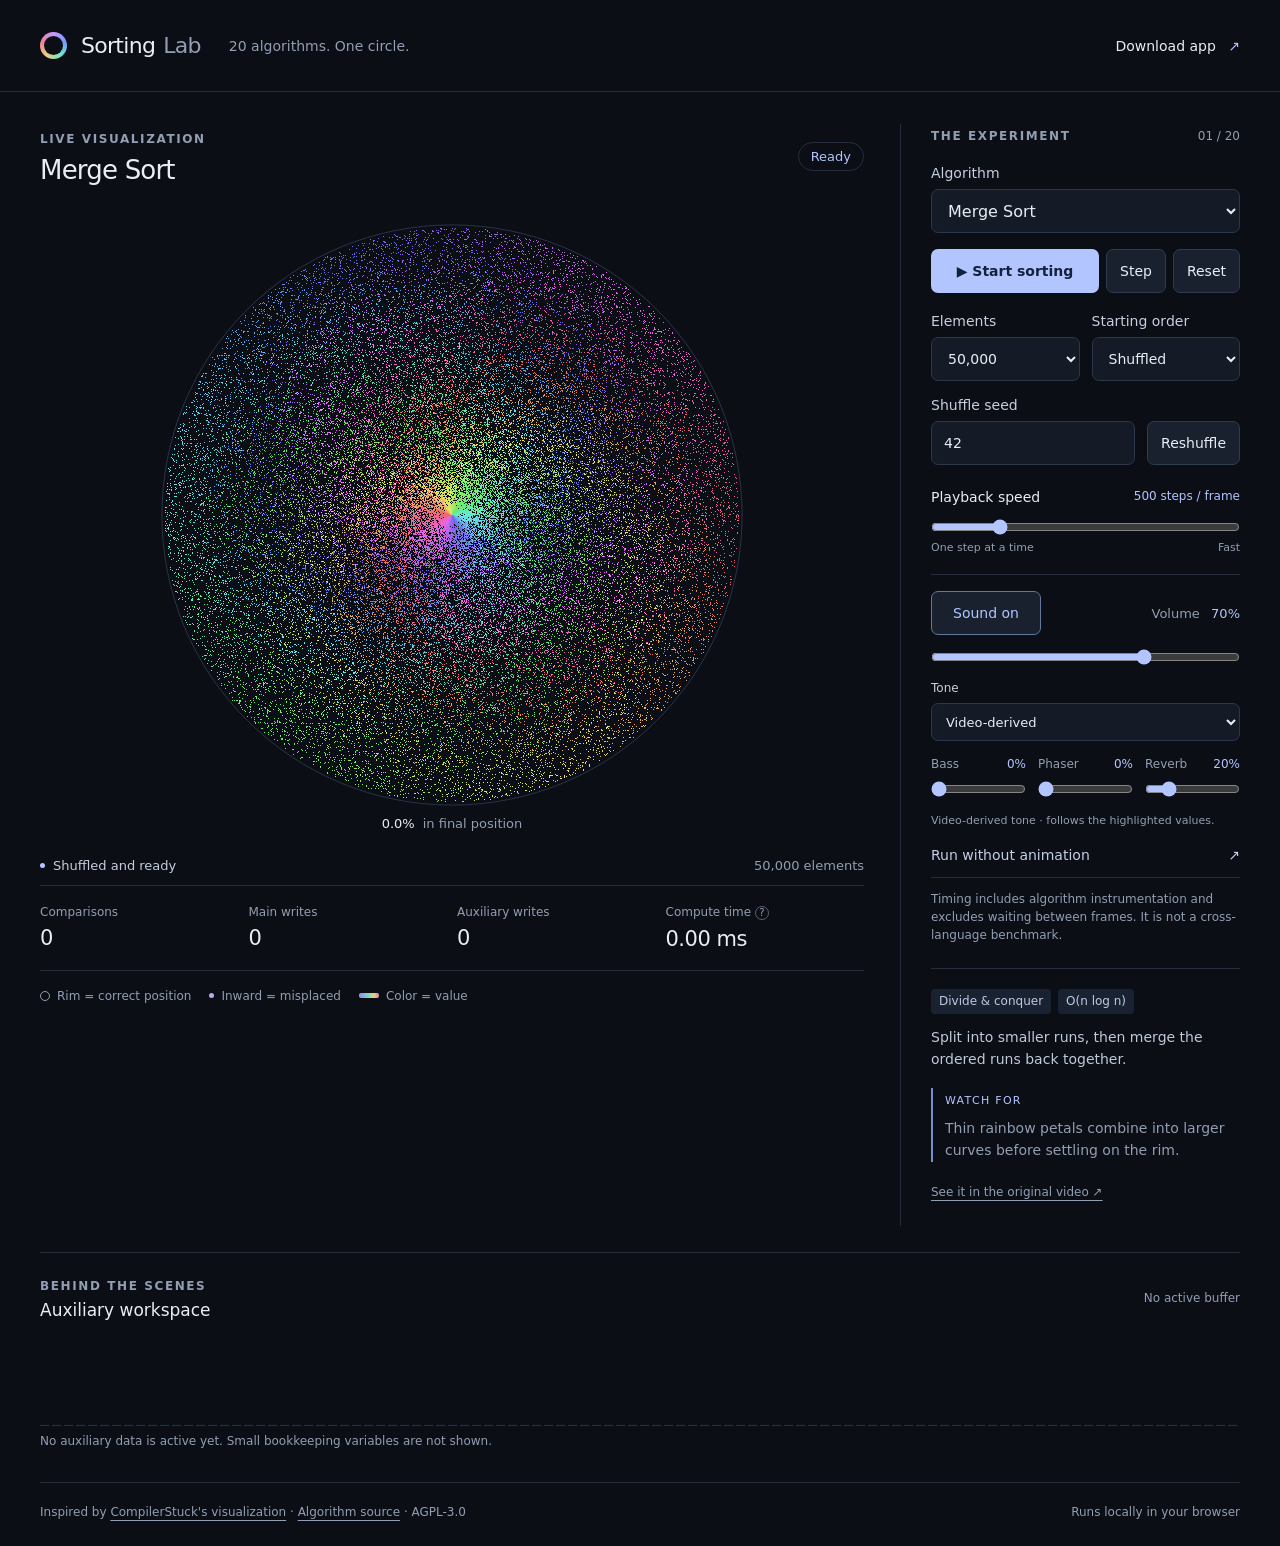
<file: index.html>
<!doctype html>
<html lang="en"><head><meta charset="UTF-8"><meta name="viewport" content="width=device-width,initial-scale=1"><meta name="theme-color" content="#0b0e14"><meta name="description" content="Watch and explore 20 sorting algorithms in an interactive rainbow circle. Runs entirely in your browser."><title>Sorting Lab — order out of chaos</title>
<link rel="icon" href="data:image/svg+xml,%3Csvg xmlns='http://www.w3.org/2000/svg' viewBox='0 0 32 32'%3E%3Crect width='32' height='32' rx='8' fill='%230b0e14'/%3E%3Ccircle cx='16' cy='16' r='10' fill='none' stroke='%239cb5ff' stroke-width='3'/%3E%3Ccircle cx='16' cy='16' r='4' fill='%23df90e8'/%3E%3C/svg%3E">
<style>:root{color-scheme:dark;--bg:#0b0e14;--panel:#10151e;--edge:#252d3d;--text:#e9edf5;--muted:#929eb3;--accent:#b3c5ff;--soft:#202c47;font-family:Inter,Segoe UI,system-ui,sans-serif;font-size:16px}*{box-sizing:border-box}body{margin:0;background:var(--bg);color:var(--text)}button,input,select{font:inherit}button,a,input,select{-webkit-tap-highlight-color:transparent}button{cursor:pointer}button:disabled{opacity:.4;cursor:default}button:focus-visible,a:focus-visible,input:focus-visible,select:focus-visible{outline:2px solid var(--accent);outline-offset:4px}button{transition:background .15s,color .15s}a{color:var(--muted);text-underline-offset:4px}a:hover{color:var(--text)}.top{max-width:1400px;margin:auto;height:92px;display:flex;align-items:center;gap:28px;padding:0 40px;border-bottom:1px solid var(--edge)}.brand{text-decoration:none;color:var(--text);display:flex;gap:8px;align-items:center;font-size:22px;letter-spacing:-.7px}.brand b{font-weight:400;color:var(--muted)}.brand-mark{width:27px;height:27px;border-radius:50%;background:conic-gradient(#c899ff,#769aff,#72e6cb,#e6d080,#ed8097,#c899ff);position:relative;margin-right:6px}.brand-mark:after{content:'';position:absolute;inset:4px;border-radius:50%;background:var(--bg)}.top-note{font-size:14px;color:var(--muted)}.text-button{margin-left:auto;background:none;border:0;color:var(--text);font-size:14px;padding:12px 0}.text-button span{margin-left:8px;color:var(--accent)}main{max-width:1400px;margin:auto;padding:32px 40px 24px;display:grid;grid-template-columns:minmax(0,1fr) 340px;gap:26px 36px}.visual-panel{min-width:0}.stage-heading{display:flex;justify-content:space-between;align-items:center;padding-top:4px}.eyebrow{font-size:12px;font-weight:600;letter-spacing:1.6px;color:var(--muted)}h1{font-size:26px;letter-spacing:-.8px;font-weight:500;margin:8px 0 0}h2{font-size:17px;font-weight:500;margin:6px 0 0}.pill{border:1px solid var(--edge);padding:6px 12px;border-radius:30px;font-size:13px;color:var(--accent)}.canvas-wrap{position:relative;max-width:660px;margin:0 auto}.canvas-wrap canvas{display:block;width:100%;aspect-ratio:1}.stage-caption{position:absolute;bottom:14px;left:0;right:0;text-align:center;pointer-events:none;display:flex;gap:8px;justify-content:center;color:var(--muted);font-size:13px}.stage-caption #placed{color:var(--text);font-variant-numeric:tabular-nums}.phase-row{min-height:40px;display:flex;gap:8px;align-items:center;color:var(--muted);font-size:13px;flex-wrap:wrap}.phase-row #phase{color:#c5cddd}.phase-dot{width:5px;height:5px;flex:none;background:var(--accent);border-radius:50%}#element-label{margin-left:auto}.metrics{display:grid;grid-template-columns:repeat(4,minmax(0,1fr));border-top:1px solid var(--edge);border-bottom:1px solid var(--edge);padding:19px 0;gap:10px}.metrics div>span{color:var(--muted);font-size:12px;display:block}.metrics strong{font-weight:450;display:block;font-size:21px;margin-top:7px;font-variant-numeric:tabular-nums;letter-spacing:-.5px}.hint{border:1px solid #556179;border-radius:50%;font-size:10px;width:14px;height:14px;padding:0;background:none;color:var(--muted);vertical-align:middle}.legend{display:flex;gap:18px;flex-wrap:wrap;color:var(--muted);font-size:12px;padding-top:18px}.legend span{display:flex;align-items:center;gap:7px}.legend-ring{height:10px;width:10px;border:1px solid var(--muted);border-radius:50%}.legend-point{width:5px;height:5px;background:#bca8ef;border-radius:50%}.legend-spectrum{width:20px;height:5px;background:linear-gradient(90deg,#b384df,#77b8e4,#85dab2,#edce7b,#dd82ae);border-radius:2px}.controls{border-left:1px solid var(--edge);padding-left:30px}.control-heading{display:flex;justify-content:space-between;margin:5px 0 22px}.control-heading>span:last-child{font-size:12px;color:var(--muted);font-variant-numeric:tabular-nums}.field{display:flex;flex-direction:column;gap:8px;font-size:14px;color:#c7cfdf;min-width:0}.field select,.field input{background:#151b26;color:var(--text);border:1px solid #2c364a;border-radius:7px;min-height:44px;padding:10px 12px;min-width:0;width:100%}#algorithm{font-size:16px}.algorithm-info{margin:18px 0 24px;font-size:14px;line-height:1.6}.info-tags{display:flex;gap:7px;flex-wrap:wrap}.info-tags span{font-size:12px;background:#192231;padding:3px 8px;border-radius:4px;color:#becae5}.algorithm-info p{color:#c0c9d9;margin:12px 0}.watch{border-left:2px solid #768dcc;padding-left:12px;margin:18px 0}.watch>span{font-size:11px;letter-spacing:1.3px;color:var(--accent)}.watch p{font-size:14px;margin:6px 0;color:var(--muted)}.algorithm-info a{font-size:12px}.input-row{display:grid;grid-template-columns:1fr 1fr;gap:12px}.seed-row{display:grid;grid-template-columns:1fr auto;gap:12px;align-items:end;margin-top:16px}.secondary{background:#19212f;color:var(--text);border:1px solid #313b50;border-radius:7px;padding:11px 13px;font-size:14px;min-height:44px}.secondary:hover{background:#273247}.speed-label{display:flex;justify-content:space-between;gap:12px;flex-wrap:wrap;font-size:14px;margin-top:24px}.speed-label output{font-size:12px;color:var(--accent)}input[type=range]{width:100%;accent-color:var(--accent);margin:14px 0 6px;cursor:pointer}.range-labels{display:flex;justify-content:space-between;font-size:11px;color:var(--muted)}.transport{display:grid;grid-template-columns:1fr auto auto;gap:7px;margin-top:22px}.primary{background:var(--accent);color:#13213d;font-size:14px;font-weight:600;border:0;border-radius:7px;padding:12px;min-height:44px}.primary:hover{background:#cbd7ff}.benchmark{display:flex;justify-content:space-between;width:100%;color:#c4cee5;background:none;border:0;border-bottom:1px solid var(--edge);font-size:14px;text-align:left;padding:17px 0 14px}.benchmark:hover{color:var(--accent)}.note{font-size:12px;color:var(--muted);line-height:1.5;margin:12px 0 0}.aux-panel{grid-column:1/-1;border-top:1px solid var(--edge);padding-top:22px}.aux-header{display:flex;justify-content:space-between;align-items:center;gap:14px}#aux-count{color:var(--muted);font-size:12px}#auxplot{width:100%;height:90px;display:block;margin-top:16px}#aux-note{font-size:12px;color:var(--muted);margin:8px 0}footer{grid-column:1/-1;display:flex;justify-content:space-between;gap:16px;flex-wrap:wrap;border-top:1px solid var(--edge);padding-top:20px;font-size:12px;color:var(--muted);line-height:1.6}#state-pill[data-state=complete]{color:#88dfbd;border-color:#30594a}#state-pill[data-state=error]{color:#ffadaf;border-color:#713a43}@media(min-width:1500px){.canvas-wrap{max-width:690px}}@media(max-width:1050px){main{padding:24px;gap:24px;grid-template-columns:minmax(0,1fr) 310px}.controls{padding-left:22px}.top{padding:0 24px}.metrics{grid-template-columns:repeat(2,minmax(0,1fr));gap:20px}.legend{gap:12px}.top-note{display:none}}@media(max-width:760px){.top{height:74px;padding:0 20px}.brand{font-size:20px}main{display:flex;flex-direction:column;padding:22px 20px;gap:28px}.controls{border-left:0;border-top:1px solid var(--edge);padding:24px 0 0}.canvas-wrap{max-width:540px}.metrics{grid-template-columns:repeat(4,minmax(0,1fr));gap:8px}.metrics strong{font-size:17px}.metrics div>span{font-size:11px}.stage-caption{bottom:0}.legend{line-height:1.5}.text-button{font-size:12px}h1{font-size:23px}.aux-panel{padding-top:24px}}@media(max-width:380px){.metrics{grid-template-columns:1fr 1fr}.top{gap:10px}.transport{grid-template-columns:1fr auto auto}.secondary{padding:10px}.phase-row{font-size:12px}.legend{gap:10px}}
.controls{display:flex;flex-direction:column}.controls>.control-heading{order:0}.controls>.field{order:1}.controls>.transport{order:2;margin:16px 0 20px}.controls>.input-row{order:3}.controls>.seed-row{order:4}.controls>.speed-label{order:5}.controls>#speed{order:6}.controls>.range-labels{order:7}.controls>.benchmark{order:8}.controls>.note{order:9}.controls>.algorithm-info{order:10;border-top:1px solid var(--edge);padding-top:20px;margin-top:24px}
.controls>.sound-controls{order:8;margin-top:20px;padding-top:16px;border-top:1px solid var(--edge)}.sound-row{display:flex;justify-content:space-between;align-items:center;gap:14px}.sound-row label{font-size:13px;color:var(--muted)}.sound-row output{display:inline-block;min-width:36px;text-align:right;color:var(--accent)}#sound{min-width:110px}#sound[aria-pressed=true]{border-color:#64779e;color:var(--accent)}.sound-controls .note{margin-top:3px;font-size:11px}
.sound-effects{display:grid;grid-template-columns:repeat(3,minmax(0,1fr));gap:12px;margin:8px 0 10px}.sound-effects label{display:flex;justify-content:space-between;gap:8px;font-size:12px;color:var(--muted)}.sound-effects output{color:var(--accent);font-variant-numeric:tabular-nums}.sound-effects input{margin-top:10px}
.tone-field{margin:10px 0 16px;font-size:12px}.tone-field select{font-size:13px;min-height:38px;padding:8px 10px}

</style></head><body>
<header class="top"><a class="brand" href="#" aria-label="Sorting Lab home"><span class="brand-mark" aria-hidden="true"></span>Sorting <b>Lab</b></a><span class="top-note">20 algorithms. One circle.</span><button class="text-button" id="download">Download app <span aria-hidden="true">↗</span></button></header>
<main>
  <section class="visual-panel" aria-label="Sorting visualization">
    <div class="stage-heading"><div><span class="eyebrow">LIVE VISUALIZATION</span><h1 id="current-name">Merge Sort</h1></div><span id="state-pill" class="pill">Ready</span></div>
    <div class="canvas-wrap"><canvas id="plot" role="img" aria-label="Rainbow scatter plot of array positions. Correctly placed values sit on the outer circle."></canvas><div class="stage-caption"><span id="placed">0.0%</span><span>in final position</span></div></div>
    <div class="phase-row"><span class="phase-dot" aria-hidden="true"></span><span id="phase" role="status" aria-live="polite">Shuffled and ready</span><span id="element-label">50,000 elements</span></div>
    <div class="metrics"><div><span>Comparisons</span><strong id="comparisons">0</strong></div><div><span>Main writes</span><strong id="writes">0</strong></div><div><span>Auxiliary writes</span><strong id="auxwrites">0</strong></div><div><span>Compute time <button class="hint" title="Time spent advancing the instrumented algorithm. Excludes waiting between frames; includes generator and counter overhead." aria-label="Compute time excludes waiting but includes instrumentation">?</button></span><strong id="compute">0 ms</strong></div></div>
    <div class="legend"><span><i class="legend-ring"></i> Rim = correct position</span><span><i class="legend-point"></i> Inward = misplaced</span><span><i class="legend-spectrum"></i> Color = value</span></div>
  </section>
  <aside class="controls" aria-label="Experiment controls">
    <div class="control-heading"><span class="eyebrow">THE EXPERIMENT</span><span id="algorithm-index">01 / 20</span></div>
    <label class="field" for="algorithm">Algorithm<select id="algorithm"><option value="merge">Merge Sort</option></select></label>
    <div class="algorithm-info"><div class="info-tags"><span id="family">Divide & conquer</span><span id="complexity">O(n log n)</span></div><p id="description">Split the array into smaller runs, then merge them back into order.</p><div class="watch"><span>WATCH FOR</span><p id="watch">Thin rainbow petals join into larger curves before settling on the rim.</p></div><a id="chapter" href="https://www.youtube.com/watch?v=M3OuTtW662Y" target="_blank" rel="noopener">See it in the original video ↗</a></div>
    <div class="input-row"><label class="field" for="size">Elements<select id="size"><option value="64">64</option><option value="256">256</option><option value="1024">1,024</option><option value="5000">5,000</option><option value="10000">10,000</option><option value="50000" selected>50,000</option></select></label><label class="field" for="pattern">Starting order<select id="pattern"><option value="random">Shuffled</option><option value="almost">Nearly sorted</option><option value="reverse">Reversed</option><option value="sorted">Sorted</option></select></label></div>
    <div class="seed-row"><label class="field" for="seed">Shuffle seed<input id="seed" type="number" min="0" max="4294967295" step="1" value="42"></label><button id="shuffle" class="secondary" title="Create a new shuffle seed">Reshuffle</button></div>
    <label class="speed-label" for="speed"><span>Playback speed</span><output id="speed-label">500 steps / frame</output></label><input id="speed" type="range" min="0" max="162" value="34"><div class="range-labels"><span>One step at a time</span><span>Fast</span></div>
    <div class="transport"><button class="primary" id="play">▶ Start sorting</button><button class="secondary" id="step" title="Advance one comparison, write, or algorithm checkpoint">Step</button><button class="secondary" id="reset" title="Restore the same input and seed">Reset</button></div>
    <div class="sound-controls"><div class="sound-row"><button id="sound" class="secondary" aria-pressed="true">Sound on</button><label for="volume">Volume <output id="volume-label">70%</output></label></div><input id="volume" type="range" min="0" max="100" value="70" aria-label="Sound volume"><label class="field tone-field" for="tone">Tone<select id="tone"><option value="reference" selected>Video-derived</option><option value="soft">Soft synth</option></select></label><div class="sound-effects"><div><label for="bass">Bass <output id="bass-label">0%</output></label><input id="bass" type="range" min="0" max="100" value="0" aria-label="Bass amount"></div><div><label for="phaser">Phaser <output id="phaser-label">0%</output></label><input id="phaser" type="range" min="0" max="100" value="0" aria-label="Phaser amount"></div><div><label for="reverb">Reverb <output id="reverb-label">20%</output></label><input id="reverb" type="range" min="0" max="100" value="20" aria-label="Reverb amount"></div></div><p id="sound-note" class="note">Video-derived tone · follows the highlighted values.</p></div>
    <button id="benchmark" class="benchmark">Run without animation <span aria-hidden="true">↗</span></button><p id="run-note" class="note">Timing measures this browser implementation, not the video's Java code.</p>
  </aside>
  <section class="aux-panel" aria-label="Auxiliary data"><div class="aux-header"><div><span class="eyebrow">BEHIND THE SCENES</span><h2 id="aux-title">Auxiliary workspace</h2></div><span id="aux-count">No active buffer</span></div><canvas id="auxplot" role="img" aria-label="Auxiliary workspace values, grouped into up to 100 bars"></canvas><p id="aux-note">Temporary buffers and bucket counts appear here as the algorithm works.</p></section>
  <footer><span>Inspired by <a href="https://www.youtube.com/watch?v=M3OuTtW662Y" target="_blank" rel="noopener">CompilerStuck's visualization</a> · <a href="https://github.com/66-m/sorting-visualizer" target="_blank" rel="noopener">Algorithm source</a> · AGPL-3.0</span><span>Runs locally in your browser</span></footer>
</main><noscript>This interactive sorting lab needs JavaScript enabled.</noscript>
<script type="text/plain" id="license">                    GNU AFFERO GENERAL PUBLIC LICENSE
                       Version 3, 19 November 2007

 Copyright (C) 2007 Free Software Foundation, Inc. <https://fsf.org/>
 Everyone is permitted to copy and distribute verbatim copies
 of this license document, but changing it is not allowed.

                            Preamble

  The GNU Affero General Public License is a free, copyleft license for
software and other kinds of works, specifically designed to ensure
cooperation with the community in the case of network server software.

  The licenses for most software and other practical works are designed
to take away your freedom to share and change the works.  By contrast,
our General Public Licenses are intended to guarantee your freedom to
share and change all versions of a program--to make sure it remains free
software for all its users.

  When we speak of free software, we are referring to freedom, not
price.  Our General Public Licenses are designed to make sure that you
have the freedom to distribute copies of free software (and charge for
them if you wish), that you receive source code or can get it if you
want it, that you can change the software or use pieces of it in new
free programs, and that you know you can do these things.

  Developers that use our General Public Licenses protect your rights
with two steps: (1) assert copyright on the software, and (2) offer
you this License which gives you legal permission to copy, distribute
and/or modify the software.

  A secondary benefit of defending all users' freedom is that
improvements made in alternate versions of the program, if they
receive widespread use, become available for other developers to
incorporate.  Many developers of free software are heartened and
encouraged by the resulting cooperation.  However, in the case of
software used on network servers, this result may fail to come about.
The GNU General Public License permits making a modified version and
letting the public access it on a server without ever releasing its
source code to the public.

  The GNU Affero General Public License is designed specifically to
ensure that, in such cases, the modified source code becomes available
to the community.  It requires the operator of a network server to
provide the source code of the modified version running there to the
users of that server.  Therefore, public use of a modified version, on
a publicly accessible server, gives the public access to the source
code of the modified version.

  An older license, called the Affero General Public License and
published by Affero, was designed to accomplish similar goals.  This is
a different license, not a version of the Affero GPL, but Affero has
released a new version of the Affero GPL which permits relicensing under
this license.

  The precise terms and conditions for copying, distribution and
modification follow.

                       TERMS AND CONDITIONS

  0. Definitions.

  "This License" refers to version 3 of the GNU Affero General Public License.

  "Copyright" also means copyright-like laws that apply to other kinds of
works, such as semiconductor masks.

  "The Program" refers to any copyrightable work licensed under this
License.  Each licensee is addressed as "you".  "Licensees" and
"recipients" may be individuals or organizations.

  To "modify" a work means to copy from or adapt all or part of the work
in a fashion requiring copyright permission, other than the making of an
exact copy.  The resulting work is called a "modified version" of the
earlier work or a work "based on" the earlier work.

  A "covered work" means either the unmodified Program or a work based
on the Program.

  To "propagate" a work means to do anything with it that, without
permission, would make you directly or secondarily liable for
infringement under applicable copyright law, except executing it on a
computer or modifying a private copy.  Propagation includes copying,
distribution (with or without modification), making available to the
public, and in some countries other activities as well.

  To "convey" a work means any kind of propagation that enables other
parties to make or receive copies.  Mere interaction with a user through
a computer network, with no transfer of a copy, is not conveying.

  An interactive user interface displays "Appropriate Legal Notices"
to the extent that it includes a convenient and prominently visible
feature that (1) displays an appropriate copyright notice, and (2)
tells the user that there is no warranty for the work (except to the
extent that warranties are provided), that licensees may convey the
work under this License, and how to view a copy of this License.  If
the interface presents a list of user commands or options, such as a
menu, a prominent item in the list meets this criterion.

  1. Source Code.

  The "source code" for a work means the preferred form of the work
for making modifications to it.  "Object code" means any non-source
form of a work.

  A "Standard Interface" means an interface that either is an official
standard defined by a recognized standards body, or, in the case of
interfaces specified for a particular programming language, one that
is widely used among developers working in that language.

  The "System Libraries" of an executable work include anything, other
than the work as a whole, that (a) is included in the normal form of
packaging a Major Component, but which is not part of that Major
Component, and (b) serves only to enable use of the work with that
Major Component, or to implement a Standard Interface for which an
implementation is available to the public in source code form.  A
"Major Component", in this context, means a major essential component
(kernel, window system, and so on) of the specific operating system
(if any) on which the executable work runs, or a compiler used to
produce the work, or an object code interpreter used to run it.

  The "Corresponding Source" for a work in object code form means all
the source code needed to generate, install, and (for an executable
work) run the object code and to modify the work, including scripts to
control those activities.  However, it does not include the work's
System Libraries, or general-purpose tools or generally available free
programs which are used unmodified in performing those activities but
which are not part of the work.  For example, Corresponding Source
includes interface definition files associated with source files for
the work, and the source code for shared libraries and dynamically
linked subprograms that the work is specifically designed to require,
such as by intimate data communication or control flow between those
subprograms and other parts of the work.

  The Corresponding Source need not include anything that users
can regenerate automatically from other parts of the Corresponding
Source.

  The Corresponding Source for a work in source code form is that
same work.

  2. Basic Permissions.

  All rights granted under this License are granted for the term of
copyright on the Program, and are irrevocable provided the stated
conditions are met.  This License explicitly affirms your unlimited
permission to run the unmodified Program.  The output from running a
covered work is covered by this License only if the output, given its
content, constitutes a covered work.  This License acknowledges your
rights of fair use or other equivalent, as provided by copyright law.

  You may make, run and propagate covered works that you do not
convey, without conditions so long as your license otherwise remains
in force.  You may convey covered works to others for the sole purpose
of having them make modifications exclusively for you, or provide you
with facilities for running those works, provided that you comply with
the terms of this License in conveying all material for which you do
not control copyright.  Those thus making or running the covered works
for you must do so exclusively on your behalf, under your direction
and control, on terms that prohibit them from making any copies of
your copyrighted material outside their relationship with you.

  Conveying under any other circumstances is permitted solely under
the conditions stated below.  Sublicensing is not allowed; section 10
makes it unnecessary.

  3. Protecting Users' Legal Rights From Anti-Circumvention Law.

  No covered work shall be deemed part of an effective technological
measure under any applicable law fulfilling obligations under article
11 of the WIPO copyright treaty adopted on 20 December 1996, or
similar laws prohibiting or restricting circumvention of such
measures.

  When you convey a covered work, you waive any legal power to forbid
circumvention of technological measures to the extent such circumvention
is effected by exercising rights under this License with respect to
the covered work, and you disclaim any intention to limit operation or
modification of the work as a means of enforcing, against the work's
users, your or third parties' legal rights to forbid circumvention of
technological measures.

  4. Conveying Verbatim Copies.

  You may convey verbatim copies of the Program's source code as you
receive it, in any medium, provided that you conspicuously and
appropriately publish on each copy an appropriate copyright notice;
keep intact all notices stating that this License and any
non-permissive terms added in accord with section 7 apply to the code;
keep intact all notices of the absence of any warranty; and give all
recipients a copy of this License along with the Program.

  You may charge any price or no price for each copy that you convey,
and you may offer support or warranty protection for a fee.

  5. Conveying Modified Source Versions.

  You may convey a work based on the Program, or the modifications to
produce it from the Program, in the form of source code under the
terms of section 4, provided that you also meet all of these conditions:

    a) The work must carry prominent notices stating that you modified
    it, and giving a relevant date.

    b) The work must carry prominent notices stating that it is
    released under this License and any conditions added under section
    7.  This requirement modifies the requirement in section 4 to
    "keep intact all notices".

    c) You must license the entire work, as a whole, under this
    License to anyone who comes into possession of a copy.  This
    License will therefore apply, along with any applicable section 7
    additional terms, to the whole of the work, and all its parts,
    regardless of how they are packaged.  This License gives no
    permission to license the work in any other way, but it does not
    invalidate such permission if you have separately received it.

    d) If the work has interactive user interfaces, each must display
    Appropriate Legal Notices; however, if the Program has interactive
    interfaces that do not display Appropriate Legal Notices, your
    work need not make them do so.

  A compilation of a covered work with other separate and independent
works, which are not by their nature extensions of the covered work,
and which are not combined with it such as to form a larger program,
in or on a volume of a storage or distribution medium, is called an
"aggregate" if the compilation and its resulting copyright are not
used to limit the access or legal rights of the compilation's users
beyond what the individual works permit.  Inclusion of a covered work
in an aggregate does not cause this License to apply to the other
parts of the aggregate.

  6. Conveying Non-Source Forms.

  You may convey a covered work in object code form under the terms
of sections 4 and 5, provided that you also convey the
machine-readable Corresponding Source under the terms of this License,
in one of these ways:

    a) Convey the object code in, or embodied in, a physical product
    (including a physical distribution medium), accompanied by the
    Corresponding Source fixed on a durable physical medium
    customarily used for software interchange.

    b) Convey the object code in, or embodied in, a physical product
    (including a physical distribution medium), accompanied by a
    written offer, valid for at least three years and valid for as
    long as you offer spare parts or customer support for that product
    model, to give anyone who possesses the object code either (1) a
    copy of the Corresponding Source for all the software in the
    product that is covered by this License, on a durable physical
    medium customarily used for software interchange, for a price no
    more than your reasonable cost of physically performing this
    conveying of source, or (2) access to copy the
    Corresponding Source from a network server at no charge.

    c) Convey individual copies of the object code with a copy of the
    written offer to provide the Corresponding Source.  This
    alternative is allowed only occasionally and noncommercially, and
    only if you received the object code with such an offer, in accord
    with subsection 6b.

    d) Convey the object code by offering access from a designated
    place (gratis or for a charge), and offer equivalent access to the
    Corresponding Source in the same way through the same place at no
    further charge.  You need not require recipients to copy the
    Corresponding Source along with the object code.  If the place to
    copy the object code is a network server, the Corresponding Source
    may be on a different server (operated by you or a third party)
    that supports equivalent copying facilities, provided you maintain
    clear directions next to the object code saying where to find the
    Corresponding Source.  Regardless of what server hosts the
    Corresponding Source, you remain obligated to ensure that it is
    available for as long as needed to satisfy these requirements.

    e) Convey the object code using peer-to-peer transmission, provided
    you inform other peers where the object code and Corresponding
    Source of the work are being offered to the general public at no
    charge under subsection 6d.

  A separable portion of the object code, whose source code is excluded
from the Corresponding Source as a System Library, need not be
included in conveying the object code work.

  A "User Product" is either (1) a "consumer product", which means any
tangible personal property which is normally used for personal, family,
or household purposes, or (2) anything designed or sold for incorporation
into a dwelling.  In determining whether a product is a consumer product,
doubtful cases shall be resolved in favor of coverage.  For a particular
product received by a particular user, "normally used" refers to a
typical or common use of that class of product, regardless of the status
of the particular user or of the way in which the particular user
actually uses, or expects or is expected to use, the product.  A product
is a consumer product regardless of whether the product has substantial
commercial, industrial or non-consumer uses, unless such uses represent
the only significant mode of use of the product.

  "Installation Information" for a User Product means any methods,
procedures, authorization keys, or other information required to install
and execute modified versions of a covered work in that User Product from
a modified version of its Corresponding Source.  The information must
suffice to ensure that the continued functioning of the modified object
code is in no case prevented or interfered with solely because
modification has been made.

  If you convey an object code work under this section in, or with, or
specifically for use in, a User Product, and the conveying occurs as
part of a transaction in which the right of possession and use of the
User Product is transferred to the recipient in perpetuity or for a
fixed term (regardless of how the transaction is characterized), the
Corresponding Source conveyed under this section must be accompanied
by the Installation Information.  But this requirement does not apply
if neither you nor any third party retains the ability to install
modified object code on the User Product (for example, the work has
been installed in ROM).

  The requirement to provide Installation Information does not include a
requirement to continue to provide support service, warranty, or updates
for a work that has been modified or installed by the recipient, or for
the User Product in which it has been modified or installed.  Access to a
network may be denied when the modification itself materially and
adversely affects the operation of the network or violates the rules and
protocols for communication across the network.

  Corresponding Source conveyed, and Installation Information provided,
in accord with this section must be in a format that is publicly
documented (and with an implementation available to the public in
source code form), and must require no special password or key for
unpacking, reading or copying.

  7. Additional Terms.

  "Additional permissions" are terms that supplement the terms of this
License by making exceptions from one or more of its conditions.
Additional permissions that are applicable to the entire Program shall
be treated as though they were included in this License, to the extent
that they are valid under applicable law.  If additional permissions
apply only to part of the Program, that part may be used separately
under those permissions, but the entire Program remains governed by
this License without regard to the additional permissions.

  When you convey a copy of a covered work, you may at your option
remove any additional permissions from that copy, or from any part of
it.  (Additional permissions may be written to require their own
removal in certain cases when you modify the work.)  You may place
additional permissions on material, added by you to a covered work,
for which you have or can give appropriate copyright permission.

  Notwithstanding any other provision of this License, for material you
add to a covered work, you may (if authorized by the copyright holders of
that material) supplement the terms of this License with terms:

    a) Disclaiming warranty or limiting liability differently from the
    terms of sections 15 and 16 of this License; or

    b) Requiring preservation of specified reasonable legal notices or
    author attributions in that material or in the Appropriate Legal
    Notices displayed by works containing it; or

    c) Prohibiting misrepresentation of the origin of that material, or
    requiring that modified versions of such material be marked in
    reasonable ways as different from the original version; or

    d) Limiting the use for publicity purposes of names of licensors or
    authors of the material; or

    e) Declining to grant rights under trademark law for use of some
    trade names, trademarks, or service marks; or

    f) Requiring indemnification of licensors and authors of that
    material by anyone who conveys the material (or modified versions of
    it) with contractual assumptions of liability to the recipient, for
    any liability that these contractual assumptions directly impose on
    those licensors and authors.

  All other non-permissive additional terms are considered "further
restrictions" within the meaning of section 10.  If the Program as you
received it, or any part of it, contains a notice stating that it is
governed by this License along with a term that is a further
restriction, you may remove that term.  If a license document contains
a further restriction but permits relicensing or conveying under this
License, you may add to a covered work material governed by the terms
of that license document, provided that the further restriction does
not survive such relicensing or conveying.

  If you add terms to a covered work in accord with this section, you
must place, in the relevant source files, a statement of the
additional terms that apply to those files, or a notice indicating
where to find the applicable terms.

  Additional terms, permissive or non-permissive, may be stated in the
form of a separately written license, or stated as exceptions;
the above requirements apply either way.

  8. Termination.

  You may not propagate or modify a covered work except as expressly
provided under this License.  Any attempt otherwise to propagate or
modify it is void, and will automatically terminate your rights under
this License (including any patent licenses granted under the third
paragraph of section 11).

  However, if you cease all violation of this License, then your
license from a particular copyright holder is reinstated (a)
provisionally, unless and until the copyright holder explicitly and
finally terminates your license, and (b) permanently, if the copyright
holder fails to notify you of the violation by some reasonable means
prior to 60 days after the cessation.

  Moreover, your license from a particular copyright holder is
reinstated permanently if the copyright holder notifies you of the
violation by some reasonable means, this is the first time you have
received notice of violation of this License (for any work) from that
copyright holder, and you cure the violation prior to 30 days after
your receipt of the notice.

  Termination of your rights under this section does not terminate the
licenses of parties who have received copies or rights from you under
this License.  If your rights have been terminated and not permanently
reinstated, you do not qualify to receive new licenses for the same
material under section 10.

  9. Acceptance Not Required for Having Copies.

  You are not required to accept this License in order to receive or
run a copy of the Program.  Ancillary propagation of a covered work
occurring solely as a consequence of using peer-to-peer transmission
to receive a copy likewise does not require acceptance.  However,
nothing other than this License grants you permission to propagate or
modify any covered work.  These actions infringe copyright if you do
not accept this License.  Therefore, by modifying or propagating a
covered work, you indicate your acceptance of this License to do so.

  10. Automatic Licensing of Downstream Recipients.

  Each time you convey a covered work, the recipient automatically
receives a license from the original licensors, to run, modify and
propagate that work, subject to this License.  You are not responsible
for enforcing compliance by third parties with this License.

  An "entity transaction" is a transaction transferring control of an
organization, or substantially all assets of one, or subdividing an
organization, or merging organizations.  If propagation of a covered
work results from an entity transaction, each party to that
transaction who receives a copy of the work also receives whatever
licenses to the work the party's predecessor in interest had or could
give under the previous paragraph, plus a right to possession of the
Corresponding Source of the work from the predecessor in interest, if
the predecessor has it or can get it with reasonable efforts.

  You may not impose any further restrictions on the exercise of the
rights granted or affirmed under this License.  For example, you may
not impose a license fee, royalty, or other charge for exercise of
rights granted under this License, and you may not initiate litigation
(including a cross-claim or counterclaim in a lawsuit) alleging that
any patent claim is infringed by making, using, selling, offering for
sale, or importing the Program or any portion of it.

  11. Patents.

  A "contributor" is a copyright holder who authorizes use under this
License of the Program or a work on which the Program is based.  The
work thus licensed is called the contributor's "contributor version".

  A contributor's "essential patent claims" are all patent claims
owned or controlled by the contributor, whether already acquired or
hereafter acquired, that would be infringed by some manner, permitted
by this License, of making, using, or selling its contributor version,
but do not include claims that would be infringed only as a
consequence of further modification of the contributor version.  For
purposes of this definition, "control" includes the right to grant
patent sublicenses in a manner consistent with the requirements of
this License.

  Each contributor grants you a non-exclusive, worldwide, royalty-free
patent license under the contributor's essential patent claims, to
make, use, sell, offer for sale, import and otherwise run, modify and
propagate the contents of its contributor version.

  In the following three paragraphs, a "patent license" is any express
agreement or commitment, however denominated, not to enforce a patent
(such as an express permission to practice a patent or covenant not to
sue for patent infringement).  To "grant" such a patent license to a
party means to make such an agreement or commitment not to enforce a
patent against the party.

  If you convey a covered work, knowingly relying on a patent license,
and the Corresponding Source of the work is not available for anyone
to copy, free of charge and under the terms of this License, through a
publicly available network server or other readily accessible means,
then you must either (1) cause the Corresponding Source to be so
available, or (2) arrange to deprive yourself of the benefit of the
patent license for this particular work, or (3) arrange, in a manner
consistent with the requirements of this License, to extend the patent
license to downstream recipients.  "Knowingly relying" means you have
actual knowledge that, but for the patent license, your conveying the
covered work in a country, or your recipient's use of the covered work
in a country, would infringe one or more identifiable patents in that
country that you have reason to believe are valid.

  If, pursuant to or in connection with a single transaction or
arrangement, you convey, or propagate by procuring conveyance of, a
covered work, and grant a patent license to some of the parties
receiving the covered work authorizing them to use, propagate, modify
or convey a specific copy of the covered work, then the patent license
you grant is automatically extended to all recipients of the covered
work and works based on it.

  A patent license is "discriminatory" if it does not include within
the scope of its coverage, prohibits the exercise of, or is
conditioned on the non-exercise of one or more of the rights that are
specifically granted under this License.  You may not convey a covered
work if you are a party to an arrangement with a third party that is
in the business of distributing software, under which you make payment
to the third party based on the extent of your activity of conveying
the work, and under which the third party grants, to any of the
parties who would receive the covered work from you, a discriminatory
patent license (a) in connection with copies of the covered work
conveyed by you (or copies made from those copies), or (b) primarily
for and in connection with specific products or compilations that
contain the covered work, unless you entered into that arrangement,
or that patent license was granted, prior to 28 March 2007.

  Nothing in this License shall be construed as excluding or limiting
any implied license or other defenses to infringement that may
otherwise be available to you under applicable patent law.

  12. No Surrender of Others' Freedom.

  If conditions are imposed on you (whether by court order, agreement or
otherwise) that contradict the conditions of this License, they do not
excuse you from the conditions of this License.  If you cannot convey a
covered work so as to satisfy simultaneously your obligations under this
License and any other pertinent obligations, then as a consequence you may
not convey it at all.  For example, if you agree to terms that obligate you
to collect a royalty for further conveying from those to whom you convey
the Program, the only way you could satisfy both those terms and this
License would be to refrain entirely from conveying the Program.

  13. Remote Network Interaction; Use with the GNU General Public License.

  Notwithstanding any other provision of this License, if you modify the
Program, your modified version must prominently offer all users
interacting with it remotely through a computer network (if your version
supports such interaction) an opportunity to receive the Corresponding
Source of your version by providing access to the Corresponding Source
from a network server at no charge, through some standard or customary
means of facilitating copying of software.  This Corresponding Source
shall include the Corresponding Source for any work covered by version 3
of the GNU General Public License that is incorporated pursuant to the
following paragraph.

  Notwithstanding any other provision of this License, you have
permission to link or combine any covered work with a work licensed
under version 3 of the GNU General Public License into a single
combined work, and to convey the resulting work.  The terms of this
License will continue to apply to the part which is the covered work,
but the work with which it is combined will remain governed by version
3 of the GNU General Public License.

  14. Revised Versions of this License.

  The Free Software Foundation may publish revised and/or new versions of
the GNU Affero General Public License from time to time.  Such new versions
will be similar in spirit to the present version, but may differ in detail to
address new problems or concerns.

  Each version is given a distinguishing version number.  If the
Program specifies that a certain numbered version of the GNU Affero General
Public License "or any later version" applies to it, you have the
option of following the terms and conditions either of that numbered
version or of any later version published by the Free Software
Foundation.  If the Program does not specify a version number of the
GNU Affero General Public License, you may choose any version ever published
by the Free Software Foundation.

  If the Program specifies that a proxy can decide which future
versions of the GNU Affero General Public License can be used, that proxy's
public statement of acceptance of a version permanently authorizes you
to choose that version for the Program.

  Later license versions may give you additional or different
permissions.  However, no additional obligations are imposed on any
author or copyright holder as a result of your choosing to follow a
later version.

  15. Disclaimer of Warranty.

  THERE IS NO WARRANTY FOR THE PROGRAM, TO THE EXTENT PERMITTED BY
APPLICABLE LAW.  EXCEPT WHEN OTHERWISE STATED IN WRITING THE COPYRIGHT
HOLDERS AND/OR OTHER PARTIES PROVIDE THE PROGRAM "AS IS" WITHOUT WARRANTY
OF ANY KIND, EITHER EXPRESSED OR IMPLIED, INCLUDING, BUT NOT LIMITED TO,
THE IMPLIED WARRANTIES OF MERCHANTABILITY AND FITNESS FOR A PARTICULAR
PURPOSE.  THE ENTIRE RISK AS TO THE QUALITY AND PERFORMANCE OF THE PROGRAM
IS WITH YOU.  SHOULD THE PROGRAM PROVE DEFECTIVE, YOU ASSUME THE COST OF
ALL NECESSARY SERVICING, REPAIR OR CORRECTION.

  16. Limitation of Liability.

  IN NO EVENT UNLESS REQUIRED BY APPLICABLE LAW OR AGREED TO IN WRITING
WILL ANY COPYRIGHT HOLDER, OR ANY OTHER PARTY WHO MODIFIES AND/OR CONVEYS
THE PROGRAM AS PERMITTED ABOVE, BE LIABLE TO YOU FOR DAMAGES, INCLUDING ANY
GENERAL, SPECIAL, INCIDENTAL OR CONSEQUENTIAL DAMAGES ARISING OUT OF THE
USE OR INABILITY TO USE THE PROGRAM (INCLUDING BUT NOT LIMITED TO LOSS OF
DATA OR DATA BEING RENDERED INACCURATE OR LOSSES SUSTAINED BY YOU OR THIRD
PARTIES OR A FAILURE OF THE PROGRAM TO OPERATE WITH ANY OTHER PROGRAMS),
EVEN IF SUCH HOLDER OR OTHER PARTY HAS BEEN ADVISED OF THE POSSIBILITY OF
SUCH DAMAGES.

  17. Interpretation of Sections 15 and 16.

  If the disclaimer of warranty and limitation of liability provided
above cannot be given local legal effect according to their terms,
reviewing courts shall apply local law that most closely approximates
an absolute waiver of all civil liability in connection with the
Program, unless a warranty or assumption of liability accompanies a
copy of the Program in return for a fee.

                     END OF TERMS AND CONDITIONS

            How to Apply These Terms to Your New Programs

  If you develop a new program, and you want it to be of the greatest
possible use to the public, the best way to achieve this is to make it
free software which everyone can redistribute and change under these terms.

  To do so, attach the following notices to the program.  It is safest
to attach them to the start of each source file to most effectively
state the exclusion of warranty; and each file should have at least
the "copyright" line and a pointer to where the full notice is found.

    <one line to give the program's name and a brief idea of what it does.>
    Copyright (C) <year>  <name of author>

    This program is free software: you can redistribute it and/or modify
    it under the terms of the GNU Affero General Public License as published
    by the Free Software Foundation, either version 3 of the License, or
    (at your option) any later version.

    This program is distributed in the hope that it will be useful,
    but WITHOUT ANY WARRANTY; without even the implied warranty of
    MERCHANTABILITY or FITNESS FOR A PARTICULAR PURPOSE.  See the
    GNU Affero General Public License for more details.

    You should have received a copy of the GNU Affero General Public License
    along with this program.  If not, see <https://www.gnu.org/licenses/>.

Also add information on how to contact you by electronic and paper mail.

  If your software can interact with users remotely through a computer
network, you should also make sure that it provides a way for users to
get its source.  For example, if your program is a web application, its
interface could display a "Source" link that leads users to an archive
of the code.  There are many ways you could offer source, and different
solutions will be better for different programs; see section 13 for the
specific requirements.

  You should also get your employer (if you work as a programmer) or school,
if any, to sign a "copyright disclaimer" for the program, if necessary.
For more information on this, and how to apply and follow the GNU AGPL, see
<https://www.gnu.org/licenses/>.
</script><script>/* Sorting Lab. Algorithm adaptations from 66-m/sorting-visualizer, AGPL-3.0.
   Self-contained factory: shared by the browser worker and Node correctness tests. */
function SortingEngine(host) {
  const ids=['merge','quick','heap','dual','comb','gravity','radix','shell','gnome','shaker','bubble','odd','double','insertion','counting','selection','bucket','cycle','flag','tim'];
  function create(id,input) {
    if(!ids.includes(id)) throw new Error('Unknown algorithm');
    const n=input.length, seen=new Uint8Array(n);
    for(const v of input) {if(!Number.isInteger(v)||v<0||v>=n||seen[v]) throw new Error('Expected a permutation of 0 through n-1');seen[v]=1;}
    const s={a:Int32Array.from(input),aux:new Int32Array(0),auxLabel:'No auxiliary array',phase:'Ready',active:[],soundIndex:-1,metrics:{comparisons:0,swaps:0,writes:0,auxWrites:0},iterator:null};
    const a=s.a,m=s.metrics;
    function cmp(x,y){m.comparisons++;return x-y;}
    function set(i,v){a[i]=v;m.writes++;s.active=[i];s.soundIndex=i;}
    function swap(i,j){s.active=[i,j];if(i!==j){const t=a[i];a[i]=a[j];a[j]=t;m.swaps++;m.writes+=2;s.soundIndex=Math.max(i,j);}}
    function mark(i,j=i){s.active=[i,j];s.soundIndex=Math.max(i,j);if(s.soundIndex<0||s.soundIndex>=n)s.soundIndex=-1;}
    function* insertion(lo=0,hi=n-1,gap=1){
      for(let i=lo+gap;i<=hi;i++){const v=a[i];let j=i;
        while(j-gap>=lo){mark(j,j-gap);const c=cmp(a[j-gap],v);yield;if(c<=0)break;set(j,a[j-gap]);yield;j-=gap;}
        set(j,v);yield;
      }
    }
    function* mergeParts(lo,mid,hi){
      s.phase='Copying a run';const b=new Int32Array(hi-lo+1);s.aux=b;s.auxLabel='Merge buffer';
      for(let k=lo;k<=hi;k++){b[k-lo]=a[k];m.auxWrites++;mark(k);yield;}
      s.phase='Merging runs';let i=0,j=mid-lo+1;const endLeft=j;
      for(let k=lo;k<=hi;k++){const merging=i<endLeft&&j<b.length;let v;if(i>=endLeft)v=b[j++];else if(j>=b.length)v=b[i++];else{v=cmp(b[i],b[j])<=0?b[i++]:b[j++];}set(k,v);if(merging)mark(k+1);yield;}
    }
    function* merge(lo=0,hi=n-1){if(lo>=hi)return;const mid=(lo+hi)>>1;yield*merge(lo,mid);yield*merge(mid+1,hi);yield*mergeParts(lo,mid,hi);}
    function* quick(){const stack=[[0,n-1]];while(stack.length){const [lo,hi]=stack.pop();if(lo>=hi)continue;let i=lo,j=hi;const p=a[(lo+hi)>>1];s.phase='Partitioning around a pivot';
      while(i<=j){while(true){mark(i);const c=cmp(a[i],p);yield;if(c>=0)break;i++;}while(true){mark(j);const c=cmp(a[j],p);yield;if(c<=0)break;j--;}if(i<=j){swap(i++,j--);yield;}}
      if(i<hi)stack.push([i,hi]);if(lo<j)stack.push([lo,j]);}}
    function* dual(){const stack=[[0,n-1]];while(stack.length){const [lo,hi]=stack.pop();if(lo>=hi)continue;s.phase='Partitioning into three regions';if(cmp(a[lo],a[hi])>0)swap(lo,hi);yield;const p=a[lo],q=a[hi];let l=lo+1,g=hi-1,k=l;
      while(k<=g){mark(k);if(cmp(a[k],p)<0){swap(k,l++);yield;}else if(cmp(a[k],q)>0){while(k<g){mark(g);const c=cmp(a[g],q);yield;if(c<=0)break;g--;}swap(k,g--);yield;if(cmp(a[k],p)<0){swap(k,l++);yield;}}k++;yield;}
      swap(lo,--l);yield;swap(hi,++g);yield;stack.push([g+1,hi],[l+1,g-1],[lo,l-1]);}}
    function* heap(){function* sift(root,len){while(root*2+1<len){let c=root*2+1;if(c+1<len&&cmp(a[c],a[c+1])<0)c++;mark(root,c);const order=cmp(a[root],a[c]);yield;if(order>=0)return;swap(root,c);yield;root=c;}}
      s.phase='Building the heap';for(let i=(n>>1)-1;i>=0;i--)yield*sift(i,n);s.phase='Extracting maximum values';for(let end=n-1;end>0;end--){swap(0,end);yield;yield*sift(0,end);}}
    function* comb(){let gap=n,changed=true;while(gap>1||changed){gap=Math.max(1,Math.floor(gap*10/13));s.phase='Comparing with gap '+gap;changed=false;for(let i=0;i+gap<n;i++){mark(i,i+gap);if(cmp(a[i],a[i+gap])>0){swap(i,i+gap);changed=true;}yield;}}}
    function* gravity(){
      if(n<2)return;s.phase='Building bead columns';const original=a.slice();s.aux=new Int32Array(n);s.auxLabel='Beads per column';
      for(let i=0;i<n;i++){s.aux[original[i]]++;m.auxWrites++;mark(i);yield;}
      for(let i=n-2;i>=0;i--){s.aux[i]+=s.aux[i+1];m.auxWrites++;yield;}
      // For unique ranks 0..n-1, each descending bead column has one more bead.
      // Sample at most 300 settled layers, without allocating a quadratic bead grid.
      const stride=Math.max(1,Math.ceil((n-1)/300));
      for(let t=Math.min(stride,n-1);;t=Math.min(n-1,t+stride)){
        s.phase='Settling beads · layer '+t+' / '+(n-1);const cap=n-1-t;
        for(let row=0;row<n;row++){set(row,Math.min(original[row],cap)+Math.max(0,t-n+row+1));if(row%128===0)yield;}
        yield;if(t===n-1)break;
      }
    }
    function* radix(){const buckets=Array.from({length:10},()=>[]);s.aux=new Int32Array(10);s.auxLabel='Digit buckets 0–9';
      for(let place=1;place<n;place*=10){s.phase='Collecting digit · '+place+'s place';for(let d=0;d<10;d++){buckets[d]=[];s.aux[d]=0;}
        for(let i=0;i<n;i++){const d=Math.floor(a[i]/place)%10;buckets[d].push(a[i]);s.aux[d]++;m.auxWrites++;mark(i);yield;}
        let pos=0;const starts=[];for(let d=0;d<10;d++){starts[d]=pos;pos+=buckets[d].length;}
        s.phase='Writing digit groups · '+place+'s place';const max=Math.max(...buckets.map(b=>b.length));
        for(let i=0;i<max;i++)for(let d=0;d<10;d++)if(i<buckets[d].length){set(starts[d]++,buckets[d][i]);yield;}
      }
    }
    function* shell(){for(let gap=Math.floor(n/2);gap>0;gap=Math.floor(gap/2)){s.phase='Insertion with gap '+gap;yield*insertion(0,n-1,gap);}}
    function* gnome(){let i=1;while(i<n){if(i===0){i=1;continue;}mark(i-1,i);if(cmp(a[i-1],a[i])<=0)i++;else{swap(i-1,i);i--;}yield;}}
    function* shaker(){let lo=0,hi=n-1,changed=true;while(changed&&lo<hi){changed=false;s.phase='Sweeping forward';for(let i=lo;i<hi;i++){mark(i,i+1);if(cmp(a[i],a[i+1])>0){swap(i,i+1);changed=true;}yield;}if(!changed)break;hi--;changed=false;s.phase='Sweeping backward';for(let i=hi;i>lo;i--){mark(i-1,i);if(cmp(a[i-1],a[i])>0){swap(i-1,i);changed=true;}yield;}lo++;}}
    function* bubble(){for(let end=n-1;end>0;end--){let changed=false;s.phase='Bubbling maximum to position '+end;for(let i=0;i<end;i++){mark(i,i+1);if(cmp(a[i],a[i+1])>0){swap(i,i+1);changed=true;}yield;}if(!changed)break;}}
    function* odd(){let changed=true;while(changed){changed=false;for(const parity of [1,0]){s.phase=parity?'Odd pairs':'Even pairs';for(let i=parity;i+1<n;i+=2){mark(i,i+1);if(cmp(a[i],a[i+1])>0){swap(i,i+1);changed=true;}yield;}}}}
    function* double(){for(let lo=0,hi=n-1;lo<hi;lo++,hi--){s.phase='Finding minimum and maximum';let min=lo,max=lo;for(let j=lo+1;j<=hi;j++){mark(j);if(cmp(a[j],a[min])<0)min=j;if(cmp(a[j],a[max])>0)max=j;yield;}swap(lo,min);yield;if(max===lo)max=min;swap(hi,max);yield;}}
    function* counting(){s.aux=new Int32Array(n);s.auxLabel='Occurrences per value';s.phase='Counting into auxiliary array';for(let i=0;i<n;i++){s.aux[a[i]]++;m.auxWrites++;mark(a[i]);yield;}s.phase='Writing sorted values';let p=0;for(let v=0;v<n;v++){while(s.aux[v]>0){set(p++,v);s.aux[v]--;m.auxWrites++;yield;}}}
    function* selection(){for(let i=0;i<n-1;i++){s.phase='Finding next minimum';let min=i;for(let j=i+1;j<n;j++){mark(j,min);if(cmp(a[j],a[min])<0)min=j;yield;}swap(i,min);yield;}}
    function* cycle(){for(let start=0;start<n-1;start++){let item=a[start],pos=start;s.phase='Finding final position';for(let j=start+1;j<n;j++){mark(j);if(cmp(a[j],item)<0)pos++;yield;}if(pos===start)continue;
      let tmp=a[pos];set(pos,item);item=tmp;yield;
      while(pos!==start){pos=start;for(let j=start+1;j<n;j++){mark(j);if(cmp(a[j],item)<0)pos++;yield;}tmp=a[pos];set(pos,item);item=tmp;yield;}
    }}
    function* flag(){s.aux=new Int32Array(n);s.auxLabel='Remaining values per bucket';s.phase='Counting destination buckets';for(let i=0;i<n;i++){s.aux[a[i]]++;m.auxWrites++;mark(a[i]);yield;}
      const start=new Int32Array(n);s.phase='Calculating bucket positions';for(let i=1;i<n;i++){start[i]=start[i-1]+s.aux[i-1];m.auxWrites++;yield;}
      s.phase='Following destination cycles';for(let b=0;b<n;b++){while(s.aux[b]>0){const origin=start[b];let from=origin,num=a[from];do{const to=start[num]++;s.aux[num]--;m.auxWrites+=2;const temp=a[to];set(to,num);num=temp;from=to;yield;}while(from!==origin);}}
    }
    function* tim(){s.phase='Insertion sorting 32-item runs';for(let lo=0;lo<n;lo+=32)yield*insertion(lo,Math.min(n-1,lo+31));for(let size=32;size<n;size*=2)for(let lo=0;lo<n;lo+=2*size){const mid=Math.min(lo+size-1,n-1),hi=Math.min(lo+2*size-1,n-1);if(mid<hi)yield*mergeParts(lo,mid,hi);}}
    const algorithms={merge,quick,heap,dual,comb,gravity,radix,shell,gnome,shaker,bubble,odd,double,insertion,counting,selection,bucket:counting,cycle,flag,tim};
    s.phase='Sorting';s.iterator=algorithms[id]();return s;
  }
  if(host){let run=null,token=0,computeMs=0,done=false;
    function snapshot(includeArray=true,silent=false){
      const bins=run.aux.length<=100?Array.from(run.aux):Array.from({length:100},(_,b)=>{const lo=Math.floor(b*run.aux.length/100),hi=Math.floor((b+1)*run.aux.length/100);let sum=0;for(let i=lo;i<hi;i++)sum+=run.aux[i];return sum/(hi-lo);});
      const msg={type:'frame',token,done,phase:done?'Complete':run.phase,metrics:{...run.metrics,computeMs},active:run.active,soundValue:!silent&&run.soundIndex>=0?run.a[run.soundIndex]:null,aux:bins,auxLength:run.aux.length,auxLabel:run.auxLabel};
      if(includeArray){msg.array=run.a.slice();host.postMessage(msg,[msg.array.buffer]);}else host.postMessage(msg);
    }
    host.onmessage=e=>{try{const q=e.data;if(q.type==='init'){token=q.token;run=create(q.algorithm,q.array);computeMs=0;done=false;snapshot();}
      else if(q.type==='tick'&&run&&q.token===token){const start=performance.now(),budget=Math.max(1,Math.min(q.budget||1,2000000)),limit=q.fast?30:12;let steps=0;
        run.soundIndex=-1;
        while(!done&&steps<budget){run.soundIndex=-1;done=run.iterator.next().done;steps++;if(steps%128===0&&performance.now()-start>=limit)break;}
        computeMs+=performance.now()-start;snapshot(!q.fast||done,!!q.fast);
      }}catch(err){host.postMessage({type:'error',token,message:err.message});}};
  }
  return {ids,create};
}
if(typeof module!=='undefined')module.exports=SortingEngine;
</script><script>/* Sorting Lab audio, AGPL-3.0. MIDI mapping adapted from CompilerStuck's
   MidiSys.java. Reference wavetables were fitted to the user's recording;
   no Java, MIDI device, soundfont download, or third-party runtime is required. */
function SortingAudio({createContext,onError=()=>{}}={}) {
  let context=null,master=null,outputGate=null,mix=null,upper=null,bassBus=null,dry=null,wet=null,roomInput=null,roomLevel=null,wave=null,buffers=null,sine=null,lfo=null,voice=null;
  let enabled=true,volume=.70,bass=0,phaser=0,reverb=.20,tone='reference',outputMuted=false,roomSuppressed=false;
  const active=new Set(),fade=.008,lead=.025;
  function retire(old,at){
    if(old.stopAt<=at)return;
    // A pause can interrupt a transition that is already queued. Preserve the
    // gate's current value, and cancel notes that have not started yet.
    const value=at<old.startedAt?0:at<old.fadeAt?1:old.fadeValue*Math.max(0,1-(at-old.fadeAt)/fade);
    const end=Math.min(old.stopAt,at+fade);
    for(const gate of old.gates){gate.gain.cancelScheduledValues(at);gate.gain.setValueAtTime(value,at);gate.gain.linearRampToValueAtTime(0,end);}
    old.fadeAt=at;old.fadeValue=value;old.stopAt=Math.min(old.stopAt,end+.004);
    for(const source of old.sources)source.stop(old.stopAt);
  }
  function silence(){
    if(!context)return;
    const now=context.currentTime;voice=null;
    for(const old of active)retire(old,now);
    outputGate.gain.cancelScheduledValues(now);outputGate.gain.setTargetAtTime(0,now,.002);outputMuted=true;
  }
  function finish(){
    if(!context)return;
    const now=context.currentTime;voice=null;
    for(const old of active)retire(old,now);
  }
  function unlock(){
    if(!enabled)return Promise.resolve();
    try{
      if(!context){
        context=(createContext||(()=>new (globalThis.AudioContext||globalThis.webkitAudioContext)()))();
        master=context.createGain();master.gain.value=volume;master.connect(context.destination);
        outputGate=context.createGain();outputGate.connect(master);
        mix=context.createBiquadFilter();mix.type='highpass';mix.frequency.value=20;mix.Q.value=Math.SQRT1_2;
        const limiter=context.createWaveShaper(),curve=new Float32Array(8193);
        for(let i=0;i<curve.length;i++){const x=i*2/(curve.length-1)-1,a=Math.abs(x);curve[i]=Math.sign(x)*(a<=.8?a:.8+.18*Math.tanh((a-.8)/.18));}
        limiter.curve=curve;limiter.oversample='2x';mix.connect(limiter);limiter.connect(outputGate);
        // The effect graph is shared. Creating filters and Fourier transforms on
        // every highlight delayed live note starts beyond their fade-in.
        upper=context.createGain();bassBus=context.createGain();bassBus.gain.value=bass*.65;bassBus.connect(mix);
        dry=context.createGain();wet=context.createGain();dry.gain.value=1-phaser*.5;wet.gain.value=phaser*.5;
        upper.connect(dry);dry.connect(mix);wet.connect(mix);
        lfo=context.createOscillator();lfo.type='sine';lfo.frequency.value=.14;lfo.start();
        let previous=upper;
        for(const center of [180,270,405,607.5]){
          const filter=context.createBiquadFilter(),depth=context.createGain();filter.type='allpass';filter.frequency.value=center;filter.Q.value=.5;depth.gain.value=center*.72;
          lfo.connect(depth);depth.connect(filter.frequency);previous.connect(filter);previous=filter;
        }
        previous.connect(wet);
        // A quiet diffuse room return models the decay measured after Merge in
        // the recording. It is synthesized here, not sampled from the video.
        roomInput=context.createGain();roomLevel=context.createGain();roomLevel.gain.value=reverb;
        const room=context.createConvolver(),roomLow=context.createBiquadFilter(),roomHigh=context.createBiquadFilter();
        room.normalize=false;const impulse=context.createBuffer(2,Math.ceil(context.sampleRate*2.4),context.sampleRate);let seed=73129;
        for(let c=0;c<2;c++){const data=impulse.getChannelData(c);let energy=0;for(let i=0;i<data.length;i++){const t=i/context.sampleRate-.012;if(t<=0)continue;seed=(Math.imul(seed,1664525)+1013904223)>>>0;const envelope=Math.min(1,t/.01)*Math.exp(-Math.log(1000)*t/2.4)*Math.min(1,(2.4-i/context.sampleRate)/.15);data[i]=(seed/2147483648-1)*envelope;energy+=data[i]*data[i];}const scale=1/Math.sqrt(energy);for(let i=0;i<data.length;i++)data[i]*=scale;}
        room.buffer=impulse;roomHigh.type='highpass';roomHigh.frequency.value=70;roomHigh.Q.value=Math.SQRT1_2;roomLow.type='lowpass';roomLow.frequency.value=1800;roomLow.Q.value=Math.SQRT1_2;
        roomInput.connect(room);room.connect(roomHigh);roomHigh.connect(roomLow);roomLow.connect(roomLevel);roomLevel.connect(mix);
        wave=context.createPeriodicWave(new Float32Array(4),new Float32Array([0,1,.09,.018]));
        // One smooth, periodic stereo cycle per model, reused by cheap looped
        // buffer sources. The coefficients and bass calibration are unchanged.
        const size=2048,sr=context.sampleRate;
        buffers=SortingAudio.referenceTone.map(model=>{
          const buffer=context.createBuffer(2,size,sr);
          for(let c=0;c<2;c++){const data=buffer.getChannelData(c);for(let i=0;i<size;i++){const p=2*Math.PI*i/size;let value=0;for(let h=1;h<model.real[c].length;h++)value+=model.real[c][h]*Math.cos(h*p)+model.imag[c][h]*Math.sin(h*p);data[i]=value;}}
          return buffer;
        });
        sine=context.createBuffer(1,size,sr);const data=sine.getChannelData(0);for(let i=0;i<size;i++)data[i]=Math.sin(2*Math.PI*i/size);
      }
      return context.resume().catch(onError);
    }catch(error){onError(error);return Promise.resolve();}
  }
  function play(value,length,{step=false}={}){
    if(!enabled||volume===0||!context||context.state!=='running'||!Number.isInteger(value)||value<0||value>=length)return;
    const note=SortingAudio.noteFor(value,length),frequency=440*Math.pow(2,(note-69)/12),reference=tone==='reference',zone=note<=42?0:note<=56?1:2;
    const divisor=reference?SortingAudio.referenceTone[zone].harmonic:1;
    // Schedule a short distance ahead of the audio clock. No audio event is
    // backdated to a time captured before JavaScript prepared its nodes.
    const previous=voice&&context.currentTime+lead<voice.endsAt?voice:null;
    let now;
    if(!reference&&previous){
      now=context.currentTime+lead;
      if(previous.note!==note){previous.sources[0].frequency.setTargetAtTime(frequency,now,.018);previous.sources[1].frequency.setTargetAtTime(frequency/2,now,.018);previous.note=note;}
    }else{
      const main=reference?context.createBufferSource():context.createOscillator(),sub=reference?context.createBufferSource():context.createOscillator();
      if(reference){main.buffer=buffers[zone];main.loop=true;main.playbackRate.value=frequency/divisor*main.buffer.duration;sub.buffer=sine;sub.loop=true;sub.playbackRate.value=frequency/2*sine.duration;}
      else{main.setPeriodicWave(wave);main.frequency.value=frequency;sub.type='sine';sub.frequency.value=frequency/2;}
      const gains=[context.createGain(),context.createGain()],gates=[context.createGain(),context.createGain()],sources=[main,sub];
      for(let i=0;i<2;i++){gains[i].gain.value=0;sources[i].connect(gains[i]);gains[i].connect(gates[i]);gates[i].connect(i?bassBus:upper);}
      if(!step)gates[0].connect(roomInput);
      now=context.currentTime+lead;
      const phase=previous?(previous.phase+(now-previous.startedAt)*previous.baseFrequency)%1:0;
      const subPhase=previous?(previous.subPhase+(now-previous.startedAt)*previous.pitchFrequency/2)%1:0;
      if(voice)retire(voice,now);
      const current={sources,gains,gates,note,phase,subPhase,roomConnected:!step,baseFrequency:frequency/divisor,pitchFrequency:frequency,startedAt:now,endsAt:now,stopAt:Infinity,fadeAt:Infinity,fadeValue:1};voice=current;active.add(current);
      main.onended=()=>{for(const node of [...sources,...gains,...gates])node.disconnect();active.delete(current);if(voice===current)voice=null;};
      if(reference){main.start(now,phase*main.buffer.duration);sub.start(now,subPhase*sine.duration);}else{main.start(now);sub.start(now);}
    }
    if(!step&&!voice.roomConnected){voice.gates[0].connect(roomInput);voice.roomConnected=true;}
    if(roomSuppressed!==step){roomLevel.gain.setTargetAtTime(step?0:reverb,context.currentTime,.002);roomSuppressed=step;}
    if(outputMuted){outputGate.gain.setTargetAtTime(1,now,.003);outputMuted=false;}
    const level=reference?.55:.12,hold=step?.045:.08,release=step?.025:.05;
    for(const gain of voice.gains){
      gain.gain.cancelScheduledValues(now);
      if(reference){gain.gain.setValueAtTime(0,now);gain.gain.linearRampToValueAtTime(level,now+(previous?fade:.003));}
      else gain.gain.setTargetAtTime(level,now,.014);
      gain.gain.setTargetAtTime(0,now+hold,release);
    }
    voice.endsAt=now+(step?.23:.55);voice.stopAt=voice.endsAt;
    for(const source of voice.sources)source.stop(voice.stopAt);
  }
  function setEnabled(value){enabled=!!value;if(!enabled)silence();}
  function setVolume(value){volume=Math.max(0,Math.min(1,Number(value)||0));if(master)master.gain.setTargetAtTime(volume,context.currentTime,.01);if(!volume)silence();}
  function setBass(value){bass=Math.max(0,Math.min(1,Number(value)||0));if(bassBus)bassBus.gain.setTargetAtTime(bass*.65,context.currentTime,.025);}
  function setPhaser(value){phaser=Math.max(0,Math.min(1,Number(value)||0));if(dry){dry.gain.setTargetAtTime(1-phaser*.5,context.currentTime,.025);wet.gain.setTargetAtTime(phaser*.5,context.currentTime,.025);}}
  function setReverb(value){reverb=Math.max(0,Math.min(1,Number(value)||0));if(roomLevel)roomLevel.gain.setTargetAtTime(roomSuppressed?0:reverb,context.currentTime,.025);}
  function setTone(value){if(value!=='reference'&&value!=='soft')return;silence();tone=value;}
  function dispose(){silence();if(lfo)lfo.stop();if(context)context.close().catch(()=>{});}
  return {unlock,play,silence,finish,setEnabled,setVolume,setBass,setPhaser,setReverb,setTone,dispose,get enabled(){return enabled;},get volume(){return volume;},get bass(){return bass;},get phaser(){return phaser;},get reverb(){return reverb;},get tone(){return tone;}};
}

SortingAudio.noteFor=(value,length)=>length>0?Math.max(0,Math.min(127,28+Math.floor(40*(value+1)/length))):28;
SortingAudio.referenceTone=[{"label":"low","harmonic":2,"sourceFrequency":59.318,"real":[[0.0,0.0040548,-0.3741444,0.1384475,-0.0051399,0.1236445,-0.0010089,0.0584804,0.00719,0.0090673,0.008805,-0.0011203,-0.0015978,0.000278,0.0036413,0.0015588,0.0009264,0.0027221,8.21e-05,-0.0007382,0.0010939,0.0001291,-1.17e-05,0.0011849,-0.0001067,0.0016535,-0.0001576,0.0005224,0.0007002,0.0002715,-0.0011085,4.64e-05,0.0006466,-6.43e-05,-1.91e-05,0.0004861,0.0001464,-0.0002687,5.56e-05,9.95e-05,0.0001863,0.0001349,6.89e-05,2.8e-05,0.0002246,2.38e-05,-1.88e-05,4.97e-05,-5.91e-05,0.0001418,0.0001938,-9.63e-05,-9.48e-05,0.0002614,6.12e-05,-7.95e-05,6.5e-05,0.0003506,0.0001408,-9.4e-06,5.74e-05,6.9e-05,1.89e-05,-8.3e-06,4.55e-05],[0.0,0.001685,-0.6937023,0.0954146,-0.0021614,0.1370657,0.0021576,0.0591838,0.0031035,0.0046083,0.0158973,0.0008229,-0.0026194,-8.55e-05,0.0050641,0.0012933,0.0017457,0.0015025,0.0018971,-0.00111,0.0014519,0.0002987,0.0015871,2.82e-05,-9.67e-05,0.0011184,6.02e-05,0.0005979,0.000886,0.000304,-0.0009792,7.88e-05,0.0005235,-0.0002111,3.69e-05,0.0005707,0.0001398,-0.0003073,3.22e-05,6.8e-05,0.0001012,0.0002341,7.22e-05,-2.72e-05,0.0002368,4.43e-05,5.1e-06,5.86e-05,-1.12e-05,0.0001887,0.0002166,-5.8e-05,-2.6e-05,0.0002298,7.9e-05,-0.0001057,0.0001082,0.0004002,0.000102,3.9e-06,7.36e-05,9.7e-05,1.69e-05,1.79e-05,7.01e-05]],"imag":[[-0.0,-0.024756,-0.0672441,-0.0451445,0.0132369,-0.1913843,0.0052076,0.0172741,0.0011656,-0.0096246,-0.0048002,-0.0037883,-0.0056864,-0.0001331,0.0024722,-0.0014262,-0.0003991,-0.0001585,-0.0029361,0.0001184,-0.0016038,-0.0014823,-0.00101,-9.29e-05,-0.0003667,6.49e-05,0.0004076,-0.0011336,3.33e-05,0.0001659,-0.0003373,-0.000433,9.31e-05,0.0001931,-0.0004733,-0.0007663,-4.9e-06,7.2e-06,-0.0002219,-0.0003767,-0.0001312,-1.97e-05,-0.0003017,-0.0003795,-0.0001442,-0.0001064,-0.0001736,-0.0001448,-0.0001803,-0.0001651,-0.0001899,-0.0001198,-0.0003574,-0.0004257,-7.65e-05,-2.39e-05,-0.0003365,-0.0001945,0.0001069,-0.0001424,-0.0003048,-9.35e-05,3.33e-05,-0.0001161,-8.07e-05],[-0.0,-0.0151629,0.0062653,-0.0239688,0.0162837,-0.0996307,0.009447,0.0145262,0.002779,-0.0113857,0.0003231,-0.0012643,-0.0044016,0.0012338,0.0037531,0.0019199,0.0002856,-0.0002283,-0.0024512,0.000349,-0.0011453,-0.0009567,0.0006044,0.0004235,0.0006024,0.0008925,0.0007403,-0.0007186,0.0006889,0.0007732,0.0001449,6.51e-05,0.0006878,0.0006133,-0.0001735,-0.000299,0.0004181,0.0005961,0.0001832,5.98e-05,0.0003807,0.0001529,-0.0001287,2.8e-06,0.0001603,0.0002045,0.0001551,9.35e-05,0.0001055,0.0001843,0.0001207,0.0001678,7e-07,-0.0001069,0.0002174,0.000212,-9.49e-05,0.0001124,0.0003863,0.0001215,-6.65e-05,0.0001496,0.0002841,8.4e-05,0.0001316]]},{"label":"middle","harmonic":5,"sourceFrequency":147.2257,"real":[[0.0,0.003006,-0.0378434,0.0786179,0.0074055,-0.5168915,-0.0185753,0.1073395,-0.046741,0.0119993,-0.1104286,-0.0069859,-0.0096447,-0.0038779,-0.0135151,0.071216,0.0075395,-0.0738763,0.018435,-0.0080033,-0.0350057,-0.0045753,0.0082594,-0.0061371,0.0002058,-0.0060331,-0.0008559,-0.0021821,0.0001772,0.0001194,-0.0012834,-0.0005146,-0.00228,-0.0003503,-0.0009601,0.0016472,0.0008533,0.0022784,0.0011117,0.0007211,-0.0011416,-0.0006216,0.000305,-2.54e-05,0.0001191,-0.0004417,-0.0003344,-0.000911,-0.0007703,-0.0005465,-6.81e-05,0.0002703,0.0002956,0.0004325,0.0001383,0.0003962,-2.9e-06,0.0002607,2.31e-05,0.0001045,-3.61e-05,-0.000134,-0.0001109,-0.0004205,-0.0001247],[0.0,0.0027034,-0.056731,0.0626019,0.0037284,-0.458262,-0.0227488,0.1122299,-0.0491314,0.0121814,-0.1137187,-0.008401,-0.0035707,-0.0031726,-0.0170133,0.1135574,0.0088907,-0.0666066,0.0123272,-0.0057344,-0.0312477,-0.0063309,0.0066138,-0.0055925,0.0001699,-0.0050497,-0.0008214,-0.0027103,-0.0001447,-7.1e-06,-0.0012114,-0.000708,-0.0028017,-0.0003386,-0.0010848,0.0016895,0.0007369,0.0024302,0.0009273,0.00063,-0.0010405,-0.000325,0.0010448,7.07e-05,8e-05,-0.0004314,-0.0003188,-0.0010246,-0.0007199,-0.0004563,-0.0001588,0.0002828,0.0003159,0.0004138,0.0001066,0.000444,-2.12e-05,0.000278,2.9e-06,0.0001616,3.1e-06,-0.0001414,-0.0001408,-0.0005263,-0.0001659]],"imag":[[-0.0,-0.0003865,-0.0274156,0.0051879,-0.0108696,0.116736,0.0044268,-0.0556667,0.0411404,-0.0037052,-0.0385182,-0.0059649,0.015489,-0.0123439,-0.0054473,0.1403921,0.0184419,-0.043265,0.0126258,-0.0059456,0.0552618,0.0109528,-0.0254372,0.0035865,0.0025669,-0.0016963,-0.0002575,-0.0036181,0.0011569,-0.0011089,0.0036708,0.0012988,0.0040268,0.0006582,0.001047,0.0005963,0.0005649,0.0013564,0.0005257,0.000951,-0.0010254,-0.0002162,-0.0014394,-0.0006116,1.64e-05,0.0002038,0.0005613,0.0005869,0.0007991,0.0004594,0.0007361,0.0003806,0.0008266,0.000481,0.0005487,0.0003466,0.0001014,-4.6e-06,-0.0003025,6.33e-05,-0.0002524,0.0003064,4.53e-05,0.0004761,0.0001585],[-0.0,-0.0031596,-0.0510203,0.0066462,-0.0138323,-0.0781679,0.004485,-0.0642599,0.0402545,-0.004135,-0.0513814,-0.006184,0.0105855,-0.010438,-0.0068029,0.1731522,0.0200855,-0.0338508,0.0134262,-0.0041954,0.0662985,0.0110222,-0.0262978,0.0040387,0.0025484,-0.0013692,0.0002832,-0.0042775,0.0012894,-0.0006624,0.0038051,0.0015109,0.0027708,0.0011161,0.0009282,0.0007379,0.0007295,0.0018704,0.0007203,0.0010554,-0.0007754,2.62e-05,-0.0023946,-0.0006973,9.86e-05,0.0003709,0.0007701,0.000691,0.0007972,0.000482,0.0008253,0.0005126,0.0008738,0.0006995,0.0007684,0.0004919,5.9e-05,6.12e-05,-0.000302,0.0001437,-0.0001064,0.0004262,0.0001549,0.0004891,0.0002679]]},{"label":"high","harmonic":10,"sourceFrequency":294.8255,"real":[[0.0,0.000542,-0.0115938,0.0234397,0.0016948,0.0477426,-0.0029067,0.051859,-0.0541535,0.0078968,0.2292171,-0.0294491,0.033668,-0.0266252,-0.0036159,-0.0336118,0.0042874,-0.0279665,0.0284405,-0.0002047,-0.052093,0.0031122,0.0098249,-0.004727,0.0008925,-0.0171592,0.0028246,-0.0170247,0.0139871,0.0072693,0.0043078,0.0143792,-0.0340113,0.0155718,-0.0042166,0.0163746,-0.0033033,0.0103504,-0.017755,-0.0035823,0.0058825,-0.0028602,0.0019829,-0.0029222,-0.0003032,-0.0033466,0.0006387,-0.0012962,0.0012772,0.0004478,0.001867,-2.8e-06,0.000694,-0.0008494,-0.000319,-0.0006306,-0.0001547,-0.0008136,0.0007568,5.86e-05,0.0003854,0.0001091,0.0004121,-0.0006842,6.83e-05],[0.0,0.0011013,-0.0269534,0.0176686,0.0004066,0.0371865,-0.0045129,0.0609291,-0.056197,-0.00281,0.324557,-0.0291749,0.0409514,-0.0365549,-0.0011237,-0.0436626,0.0058177,-0.020658,0.0216395,0.0025882,-0.0374933,0.0039205,0.0101728,-0.0034235,0.0010293,-0.0145687,0.0035154,-0.0201968,0.018595,0.0074223,-0.0028993,0.0141579,-0.0241983,0.0180228,-0.0042563,0.0169917,-0.0042826,0.0111493,-0.01357,-0.0030578,0.0083394,-0.0018838,0.0038787,-0.0030238,-9.66e-05,-0.00319,0.0006657,-0.0011177,0.0011845,0.0006661,0.0015522,-6.32e-05,0.0007796,-0.0005126,-0.0003045,-0.0007637,3.6e-05,-0.0007794,0.0006964,7.78e-05,0.0004494,0.0001508,0.0004488,-0.0005119,0.0001141]],"imag":[[-0.0,-0.0019228,-0.0007794,-0.0002565,-0.0026624,0.0148153,0.0047827,0.0009386,0.0139658,-0.0049257,-0.4919287,-0.0150112,0.0762166,-0.0248297,0.0038182,-0.0263551,0.0002848,-0.0177243,0.0035287,0.0035915,0.0738724,0.0054374,-0.0093342,0.0037537,0.0009837,-0.0002621,-0.0015762,0.0067971,-0.0137749,0.00958,0.190234,0.0064373,-0.0270649,-0.0069972,-0.0022381,-0.0069155,0.0013426,-0.0020834,0.0062849,-0.0070869,-0.0688377,-0.0045454,0.0144846,-0.0041969,0.0011557,-0.0046789,0.0002456,-0.0019959,0.0026569,4.44e-05,0.0035769,-0.0003294,0.0022942,-0.0017059,-0.0002651,-0.0026216,0.0001491,-0.0019545,0.0012001,0.0003789,0.002612,-0.0002617,0.0016252,-0.0015661,-0.0002792],[-0.0,-0.0028573,-0.001398,0.004506,-0.0024109,0.0281375,0.0042788,-0.0035063,0.0147892,0.0018762,-0.4872781,-0.0143679,0.0515424,-0.0291162,0.0038025,-0.0263095,0.0015,-0.0135065,0.0116068,0.0025178,0.0863323,0.0063374,-0.0086392,0.0034603,0.0009529,-0.0008001,-0.0015234,0.0072525,-0.0180341,0.0063752,0.1868222,0.0024671,-0.0280596,-0.0049394,-0.0033636,-0.0063745,0.000164,-0.0033398,0.0090928,-0.0064042,-0.0664851,-0.0037705,0.0221759,-0.0060397,0.0010179,-0.0047496,0.0001345,-0.0025853,0.0024788,-8.99e-05,0.0032671,-0.0005741,0.0018898,-0.0014801,-0.0002663,-0.0032404,0.0003594,-0.0018195,0.0016131,0.0002662,0.0026481,-0.0002209,0.0017436,-0.0015835,-0.0002661]]}];
if(typeof module!=='undefined')module.exports={SortingAudio,noteFor:SortingAudio.noteFor};

</script><script>(()=>{'use strict';
const $=id=>document.getElementById(id),fmt=new Intl.NumberFormat('en-US');
const algorithms=[
 ['merge','Merge Sort','Divide & conquer','O(n log n)','Split into smaller runs, then merge the ordered runs back together.','Thin rainbow petals combine into larger curves before settling on the rim.',0],
 ['quick','Quick Sort · middle pivot','Partition','O(n log n) average','Use the middle item as a pivot. Separate smaller and larger values, then repeat within each region.','Color regions separate and the empty center grows as large placement errors disappear.',34],
 ['heap','Heap Sort','Selection','O(n log n)','Build a maximum heap, then repeatedly move its largest value to the end of the array.','A finished arc grows backward while the remaining heap keeps rearranging.',68],
 ['dual','Quick Sort · dual pivot','Partition','O(n log n) average','Use two pivots to partition the values into low, middle, and high regions.','Three-way partitions produce distinct regions that resolve in smaller and smaller sections.',101],
 ['comb','Comb Sort','Exchange','O(n²) worst','Compare distant pairs and shrink the gap by about 1.3 each pass, finishing with adjacent pairs.','Big errors disappear first. Changing gaps produce bands that become finer toward the rim.',132],
 ['gravity','Gravity Sort','Distribution','Sampled bead simulation','Simulate integer values as rows of beads settling in columns. Uses bounded memory and samples up to 300 layers.','Many values change together, creating a flowing shape. Here dots are row totals, not falling beads.',167],
 ['radix','Radix Sort · LSD, base 10','Distribution','O(d × (n + 10))','Stably group by ones, tens, hundreds, and so on. Write back across the ten buckets in turn.','Repeated petals and bands reorganize together. Watch the ten digit buckets fill below.',202],
 ['shell','Shell Sort','Insertion','O(n²) worst · halving gaps','Insertion-sort interleaved sequences, halving their spacing on each pass until the gap is one.','Regularly spaced sequences create repeating structure, followed by finer corrections.',232],
 ['gnome','Gnome Sort','Exchange','O(n²) average','Walk forward when neighbors are ordered. Otherwise swap them and step backward to repair the order.','An ordered prefix grows through tiny backward repairs, leaving the untouched remainder scattered.',268],
 ['shaker','Shaker Sort','Exchange','O(n²) average','Bubble in both directions: large values go to the end, small values to the beginning.','A finished region grows away from the wraparound seam in both directions.',284],
 ['bubble','Bubble Sort','Exchange','O(n²) average','Swap reversed neighbors. Each forward pass delivers the largest remaining value to the end.','A finished outer arc grows while the remaining cloud shifts through many small movements.',303],
 ['odd','Odd Even Sort','Exchange','O(n²) average','Alternate between odd-position neighbor pairs and even-position pairs until no swaps remain.','Distributed neighbor exchanges organize the cloud in alternating waves.',322],
 ['double','Double Selection Sort','Selection','O(n²)','Find the smallest and largest remaining values, then put them at opposite ends.','The outer arc grows at both ends while the middle cloud stays relatively untouched.',340],
 ['insertion','Insertion Sort','Insertion','O(n²) average','Take the next value and shift it into its place within the ordered prefix, like sorting cards in your hand.','A smooth ordered curve consumes the scattered region. Try a nearly sorted input.',358],
 ['counting','Counting Sort','Distribution','O(n + k)','Count each value in an auxiliary array, then write the values back in order. Here k equals the element count.','The circle initially stays still while the counters fill. Then a clean sweep writes the rim.',391],
 ['selection','Selection Sort','Selection','O(n²)','Search for the smallest remaining value and swap it into the next unfilled position.','A clean arc grows while most of the cloud stays still. Searching costs comparisons, not writes.',424],
 ['bucket','Bucket Sort · video variant','Distribution','O(n + k)','The video uses one counter per integer value, making this variant equivalent to counting sort.','The auxiliary counters fill first; then the visible array is rewritten in a clean sweep.',456],
 ['cycle','Cycle Sort','Write minimizing','O(n²)','Count smaller values to find an item’s final position. Place it there, then follow the displaced item.','Interior dots resolve directly onto the rim at scattered positions. Few writes can hide many comparisons.',489],
 ['flag','American Flag Sort · video variant','Distribution','O(n) for these ranks','Use one bucket per value, calculate destination positions, then follow cycles to place each value.','After the auxiliary preparation, scattered interior dots jump to their final positions on the rim.',535],
 ['tim','Tim Sort · video variant','Hybrid','O(n log n)','Insertion-sort fixed runs of 32, then merge progressively larger runs. This is a simplified TimSort variant.','Fine ordered curves merge into larger petals and eventually into the finished circle.',567]
];
const slow=new Set(['gnome','shaker','bubble','odd','double','insertion','selection','cycle']);
// Dense low/mid-range stops keep slower algorithms easy to watch; wider high
// ranges still reach a million checkpoints without an impractically long slider.
const speeds=[...Array.from({length:10},(_,i)=>i+1),...Array.from({length:9},(_,i)=>(i+2)*10),...[100,1000,10000,100000].flatMap(base=>Array.from({length:36},(_,i)=>base+(i+1)*base/4))];
$('speed').max=String(speeds.length-1);$('speed').value=String(speeds.indexOf(500));
$('algorithm').replaceChildren(...algorithms.map(([id,name])=>{const o=document.createElement('option');o.value=id;o.textContent=name;return o;}));
const canvas=$('plot'),ctx=canvas.getContext('2d',{alpha:false}),auxcanvas=$('auxplot'),auxctx=auxcanvas.getContext('2d');
let array=new Int32Array(0),initial=null,worker=null,token=0,ready=false,pending=false,running=false,done=false,started=false,fast=false;
let sin,cos,palette,pixels,image,dirty=true,lastAux=[],lastPaint=0,lastPhase='',lastSample=0,finalPositions=0;
let lastMetrics={comparisons:0,writes:0,auxWrites:0,swaps:0,computeMs:0};
const workerUrl=URL.createObjectURL(new Blob(['('+SortingEngine.toString()+')(self);'],{type:'application/javascript'}));
let soundStep=false;
const sound=new SortingAudio({onError:()=>{sound.setEnabled(false);soundControls();$('sound-note').textContent='Sound could not start. Click Sound on to try again.';}});
function soundControls(){$('sound').textContent=sound.enabled?'Sound on':'Sound off';$('sound').setAttribute('aria-pressed',String(sound.enabled));$('volume-label').textContent=Math.round(sound.volume*100)+'%';$('bass-label').textContent=Math.round(sound.bass*100)+'%';$('phaser-label').textContent=Math.round(sound.phaser*100)+'%';$('reverb-label').textContent=Math.round(sound.reverb*100)+'%';}
$('sound').addEventListener('click',()=>{sound.setEnabled(!sound.enabled);if(sound.enabled){sound.unlock();$('sound-note').textContent='Pitch follows the highlighted values.';}soundControls();});
$('volume').addEventListener('input',()=>{sound.setVolume(Number($('volume').value)/100);soundControls();});
$('bass').addEventListener('input',()=>{sound.setBass(Number($('bass').value)/100);soundControls();});
$('phaser').addEventListener('input',()=>{sound.setPhaser(Number($('phaser').value)/100);soundControls();});
$('reverb').addEventListener('input',()=>{sound.setReverb(Number($('reverb').value)/100);soundControls();});
$('tone').addEventListener('change',()=>{sound.setTone($('tone').value);$('sound-note').textContent=sound.tone==='reference'?'Video-derived tone · follows the highlighted values.':'Soft synth · follows the highlighted values.';});
soundControls();
function seeded(n,pattern,seed){const a=Int32Array.from({length:n},(_,i)=>i);let s=seed>>>0;const rand=()=>{s=(Math.imul(s,1664525)+1013904223)>>>0;return s/4294967296;};const swap=(i,j)=>{const t=a[i];a[i]=a[j];a[j]=t;};
 if(pattern==='reverse')a.reverse();else if(pattern==='random')for(let i=n-1;i>0;i--)swap(i,Math.floor(rand()*(i+1)));else if(pattern==='almost')for(let k=0;k<Math.max(1,Math.floor(n*.01));k++){const i=Math.floor(rand()*n);swap(i,Math.min(n-1,i+1+Math.floor(rand()*8)));}return a;}
function rgb(h){const s=.76,l=.66,a=s*Math.min(l,1-l);const f=n=>{const k=(n+h/30)%12;return Math.round((l-a*Math.max(-1,Math.min(k-3,9-k,1)))*255);};return (255<<24)|(f(4)<<16)|(f(8)<<8)|f(0);}
function prepare(){const n=array.length;sin=new Float32Array(n);cos=new Float32Array(n);palette=new Uint32Array(n);for(let i=0;i<n;i++){const t=i/n*Math.PI*2;sin[i]=Math.sin(t);cos[i]=Math.cos(t);palette[i]=rgb((i/n*360+260)%360);}dirty=true;}
function resize(){const side=Math.max(1,Math.min(1100,Math.round(canvas.clientWidth*Math.min(devicePixelRatio||1,2))));if(canvas.width!==side||canvas.height!==side){canvas.width=canvas.height=side;image=ctx.createImageData(side,side);pixels=new Uint32Array(image.data.buffer);dirty=true;}const w=Math.round(auxcanvas.clientWidth*Math.min(devicePixelRatio||1,2));if(auxcanvas.width!==w){auxcanvas.width=w;auxcanvas.height=140;}drawAux();}
function draw(){if(!image||!array.length)return;const w=canvas.width,c=w/2,R=w*.435,n=array.length,size=n<=256?Math.max(2,Math.round(w/180)):n<=5000?2:1;
 pixels.fill(0xff140e0b);finalPositions=0;
 for(let i=0;i<n;i++){const v=array[i];if(v===i)finalPositions++;const d=Math.abs(i-v),r=R*(1-2*Math.min(d,n-d)/n),x=Math.floor(c+sin[i]*r),y=Math.floor(c-cos[i]*r),color=palette[v];for(let dy=0;dy<size;dy++)for(let dx=0;dx<size;dx++){const xx=x+dx,yy=y+dy;if(xx>=0&&xx<w&&yy>=0&&yy<w)pixels[yy*w+xx]=color;}}
 ctx.putImageData(image,0,0);ctx.strokeStyle='#293249';ctx.lineWidth=1;ctx.beginPath();ctx.arc(c,c,R+3,0,Math.PI*2);ctx.stroke();
 $('placed').textContent=(finalPositions/n*100).toFixed(1)+'%';canvas.setAttribute('aria-label',`${fmt.format(n)} values; ${(finalPositions/n*100).toFixed(1)} percent in their final positions.`);dirty=false;
}
function drawAux(){const w=auxcanvas.width,h=auxcanvas.height;auxctx.clearRect(0,0,w,h);const bins=lastAux.length?lastAux:Array(100).fill(0),max=Math.max(1,...bins),bw=w/bins.length;for(let i=0;i<bins.length;i++){const bh=lastAux.length?Math.max(2,bins[i]/max*(h-10)):2;auxctx.fillStyle=lastAux.length?'#839bcc':'#263148';auxctx.fillRect(i*bw,h-bh,Math.max(1,bw-3),bh);}}
function phase(text){if(text!==lastPhase){$('phase').textContent=text;lastPhase=text;}}
function state(value){$('state-pill').textContent=value;$('state-pill').dataset.state=value.toLowerCase();}
function controls(){
 $('play').textContent=running?'Ⅱ Pause':done?'↻ Replay':started?'▶ Resume':'▶ Start sorting';
 $('play').disabled=!ready;$('step').disabled=!ready||running||done||pending;$('benchmark').disabled=!ready||running;
}
function metadata(){const index=algorithms.findIndex(x=>x[0]===$('algorithm').value),a=algorithms[index];$('current-name').textContent=a[1];$('family').textContent=a[2];$('complexity').textContent=a[3];$('description').textContent=a[4];$('watch').textContent=a[5];$('chapter').href='https://www.youtube.com/watch?v=M3OuTtW662Y&t='+a[6]+'s';$('algorithm-index').textContent=String(index+1).padStart(2,'0')+' / 20';
 const n=Number($('size').value);$('run-note').textContent=slow.has(a[0])&&n>=5000?'This algorithm can need millions or billions of comparisons here. Try 256 or 1,024 elements for a shorter experiment. You can pause or reset anytime.':'Timing includes algorithm instrumentation and excludes waiting between frames. It is not a cross-language benchmark.';
 $('element-label').textContent=fmt.format(n)+' elements';
}
function reset(autoStart=false,benchmark=false){
 sound.silence();soundStep=false;
 worker?.terminate();token++;ready=false;pending=false;running=false;done=false;started=false;fast=benchmark;lastAux=[];lastMetrics={comparisons:0,writes:0,auxWrites:0,swaps:0,computeMs:0};metrics();
 const n=Number($('size').value);let seed=Number($('seed').value);if(!Number.isInteger(seed)||seed<0||seed>4294967295){seed=42;$('seed').value='42';}
 initial=seeded(n,$('pattern').value,seed);array=initial.slice();prepare();metadata();state('Ready');phase('Shuffled and ready');if($('pattern').value!=='random')phase('Input ready');
 $('aux-title').textContent='Auxiliary workspace';$('aux-count').textContent='No active buffer';$('aux-note').textContent='Temporary buffers and bucket counts appear here as the algorithm works.';drawAux();controls();
 try{worker=new Worker(workerUrl);worker.onerror=e=>{sound.silence();running=false;ready=false;pending=false;state('Error');phase(e.message||'Worker could not start. Try another browser.');controls();};
 worker.onmessage=e=>{const q=e.data;if(q.token!==token)return;pending=false;if(q.type==='error'){sound.silence();running=false;ready=false;state('Error');phase(q.message);controls();return;}
 if(q.done){if(!fast&&running&&!document.hidden)sound.finish();else sound.silence();}else if(!fast&&!document.hidden&&(running||soundStep)&&q.soundValue!==null)sound.play(q.soundValue,array.length,{step:soundStep});soundStep=false;
 const wasReady=ready;ready=true;lastMetrics=q.metrics;metrics();if(q.array){array=q.array;dirty=true;}lastAux=q.aux;drawAux();$('aux-title').textContent=q.auxLength?q.auxLabel:'Auxiliary workspace';$('aux-count').textContent=q.auxLength?fmt.format(q.auxLength)+' entries':'No active buffer';$('aux-note').textContent=q.auxLength>100?'Each bar shows the mean of a consecutive group of entries; scale follows the current maximum.':q.auxLength?'Each bar is one auxiliary entry; scale follows the current maximum.':'No auxiliary data is active yet. Small bookkeeping variables are not shown.';
 if(q.done){running=false;done=true;state('Complete');phase(fast?'Finished without animation':'All values in order');fast=false;dirty=true;}else if(started){phase(q.phase);state(running?(fast?'Timing':'Sorting'):'Paused');}
 if(!wasReady&&autoStart){running=true;started=true;state(fast?'Timing':'Sorting');}controls();};
 worker.postMessage({type:'init',token,algorithm:$('algorithm').value,array:initial});
 }catch(e){state('Error');phase(e.message);}
}
function metrics(){$('comparisons').textContent=fmt.format(lastMetrics.comparisons);$('writes').textContent=fmt.format(lastMetrics.writes);$('auxwrites').textContent=fmt.format(lastMetrics.auxWrites);const ms=lastMetrics.computeMs;$('compute').textContent=ms>=1000?(ms/1000).toFixed(2)+' s':ms.toFixed(ms<10?2:1)+' ms';}
function tick(one=false){if(!ready||pending||done)return;pending=true;const now=performance.now(),sample=now-lastSample>300;if(sample)lastSample=now;worker.postMessage({type:'tick',token,budget:one?1:fast?2000000:speeds[Number($('speed').value)],fast,sample});controls();}
function play(){if(!ready)return;if(done){sound.unlock();reset(true);return;}running=!running;if(running&&!fast)sound.unlock();else sound.silence();soundStep=false;started=true;state(running?(fast?'Timing':'Sorting'):'Paused');controls();}
function step(){if(!ready||running||done||pending)return;sound.unlock();soundStep=true;started=true;fast=false;state('Paused');tick(true);}
$('play').addEventListener('click',play);$('step').addEventListener('click',step);$('reset').addEventListener('click',()=>reset());$('shuffle').addEventListener('click',()=>{const x=new Uint32Array(1);crypto.getRandomValues(x);$('seed').value=x[0];reset();});$('benchmark').addEventListener('click',()=>reset(true,true));
for(const id of ['algorithm','size','pattern','seed'])$(id).addEventListener('change',()=>reset());
function speedLabel(){const n=speeds[Number($('speed').value)],description=fmt.format(n)+' step'+(n===1?'':'s')+' per frame';$('speed-label').textContent=description.replace(' per frame',' / frame');$('speed').setAttribute('aria-valuetext',description);}$('speed').addEventListener('input',speedLabel);
$('download').addEventListener('click',()=>{const html='<!doctype html>\n'+document.documentElement.outerHTML,url=URL.createObjectURL(new Blob([html],{type:'text/html'})),a=document.createElement('a');a.href=url;a.download='sorting-lab.html';a.click();setTimeout(()=>URL.revokeObjectURL(url),2000);});
function snapshot(){return {algorithm:$('algorithm').value,elements:array.length,seed:Number($('seed').value),pattern:$('pattern').value,state:$('state-pill').textContent,phase:lastPhase,metrics:{...lastMetrics},correctlyPlaced:finalPositions};}
async function settle(){const deadline=performance.now()+5000;while((!ready||pending)&&performance.now()<deadline){if($('state-pill').dataset.state==='error')throw new Error(lastPhase);await new Promise(resolve=>setTimeout(resolve,10));}if(!ready||pending)throw new Error('Experiment is still initializing');if(dirty)draw();return snapshot();}
function registerTools(){const context=document.modelContext;if(!context?.registerTool)return;const abort=new AbortController();window.addEventListener('pagehide',()=>abort.abort(),{once:true});
 const tools=[{name:'read_sorting_state',description:'Read the selected algorithm, input, playback state, and operation counters.',inputSchema:{type:'object',properties:{},additionalProperties:false},annotations:{readOnlyHint:true},execute:async()=>snapshot()},
 {name:'configure_sorting_experiment',description:'Select an algorithm, element count, starting order, and seed. Cancels the current run and prepares a fresh paused experiment.',inputSchema:{type:'object',properties:{algorithm:{type:'string',enum:algorithms.map(a=>a[0])},elements:{type:'integer',enum:[64,256,1024,5000,10000,50000]},pattern:{type:'string',enum:['random','almost','reverse','sorted']},seed:{type:'integer',minimum:0,maximum:4294967295}},additionalProperties:false},annotations:{readOnlyHint:false},execute:async q=>{if(!q||typeof q!=='object'||Array.isArray(q))throw new Error('Expected experiment settings');const allowed=['algorithm','elements','pattern','seed'];if(Object.keys(q).some(k=>!allowed.includes(k)))throw new Error('Unknown setting');if(q.algorithm!==undefined&&!algorithms.some(a=>a[0]===q.algorithm))throw new Error('Unknown algorithm');if(q.elements!==undefined&&![64,256,1024,5000,10000,50000].includes(q.elements))throw new Error('Unsupported element count');if(q.pattern!==undefined&&!['random','almost','reverse','sorted'].includes(q.pattern))throw new Error('Unknown starting order');if(q.seed!==undefined&&(!Number.isInteger(q.seed)||q.seed<0||q.seed>4294967295))throw new Error('Invalid seed');for(const [k,id]of [['algorithm','algorithm'],['elements','size'],['pattern','pattern'],['seed','seed']])if(q[k]!==undefined)$(id).value=q[k];reset();return await settle();}},
 {name:'control_sorting_playback',description:'Start, pause, step, or reset the visible sorting experiment.',inputSchema:{type:'object',properties:{action:{type:'string',enum:['start','pause','step','reset']}},required:['action'],additionalProperties:false},annotations:{readOnlyHint:false},execute:async q=>{if(!q||!['start','pause','step','reset'].includes(q.action)||Object.keys(q).some(k=>k!=='action'))throw new Error('Invalid playback action');if(q.action==='reset')reset();else if(q.action==='pause'){sound.silence();soundStep=false;running=false;if(started&&!done)state('Paused');controls();}else{if(!ready)throw new Error('Experiment is initializing; try again');if(q.action==='start'&&!running)play();if(q.action==='step'){if(running)throw new Error('Pause before stepping');if(pending)throw new Error('Previous step is finishing');if(done)throw new Error('Reset the completed run before stepping');step();}}if(q.action!=='start')return await settle();return snapshot();}}];
 for(const t of tools){try{Promise.resolve(context.registerTool(t,{signal:abort.signal})).catch(()=>{});}catch{}}
}
new ResizeObserver(resize).observe(canvas);new ResizeObserver(resize).observe(auxcanvas);speedLabel();reset();resize();registerTools();
function loop(now){if(dirty&&now-lastPaint>30){draw();lastPaint=now;}if(running&&!pending)tick();requestAnimationFrame(loop);}requestAnimationFrame(loop);
document.addEventListener('visibilitychange',()=>{if(document.hidden)sound.silence();});
window.addEventListener('pagehide',()=>{sound.dispose();worker?.terminate();URL.revokeObjectURL(workerUrl);},{once:true});
})();

</script></body></html>
</file>
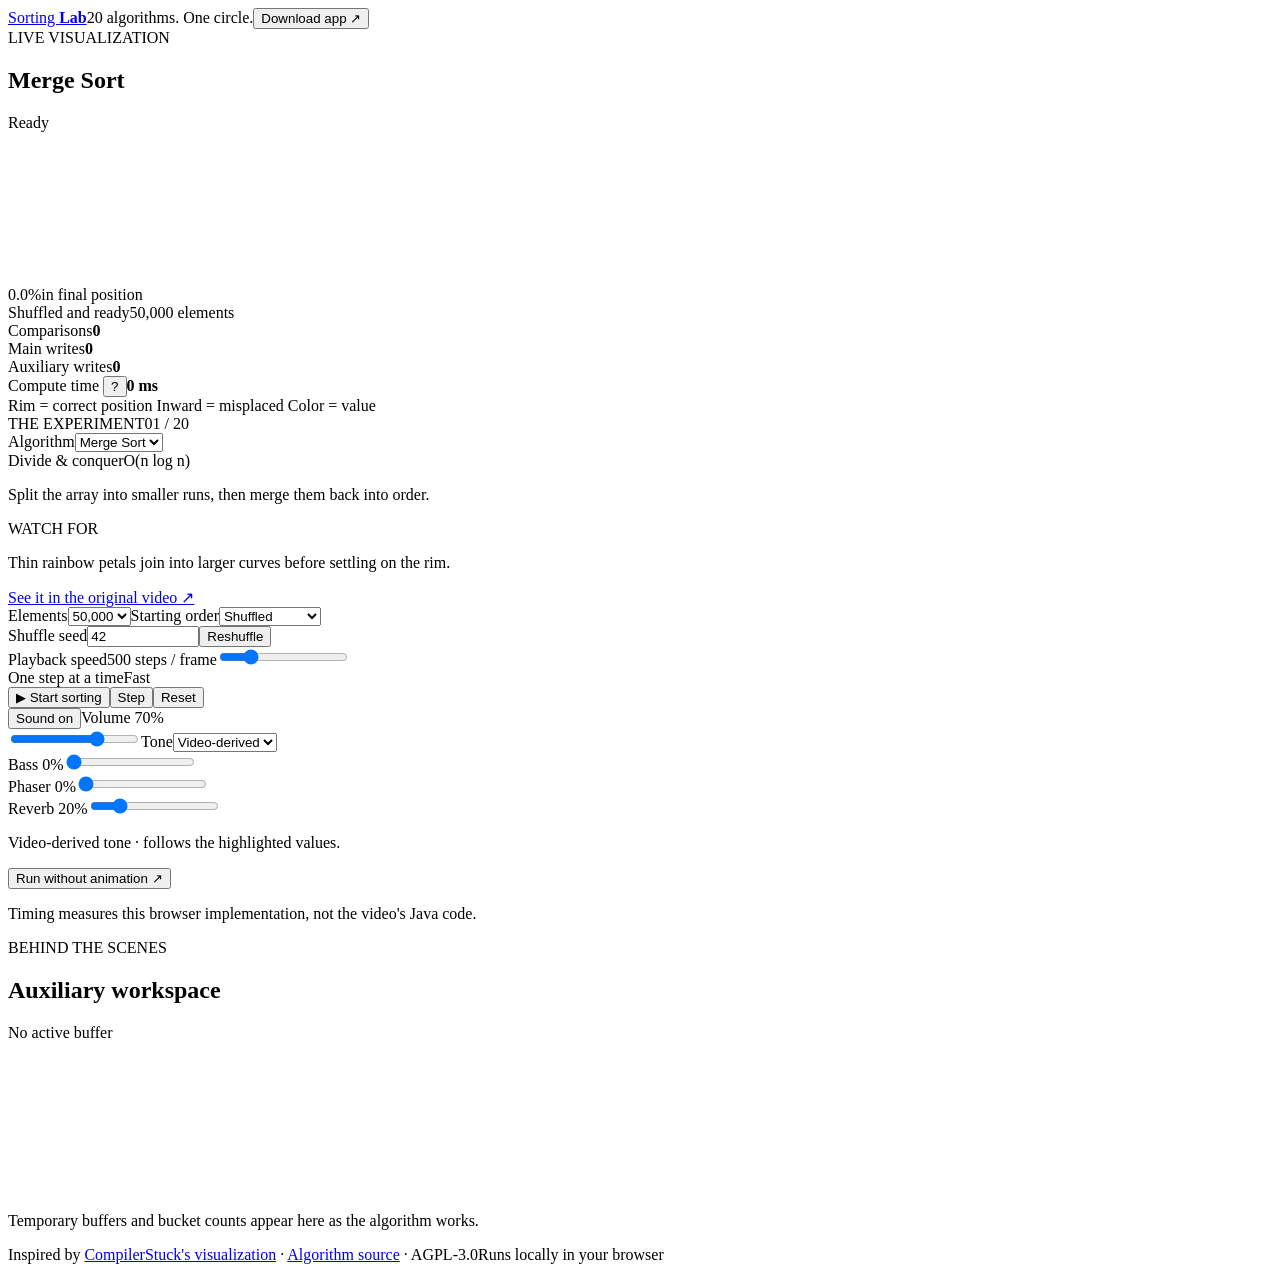
<file: page.html>
<!doctype html>
<html lang="en"><head><meta charset="UTF-8"><meta name="viewport" content="width=device-width,initial-scale=1"><meta name="theme-color" content="#0b0e14"><meta name="description" content="Watch and explore 20 sorting algorithms in an interactive rainbow circle. Runs entirely in your browser."><title>Sorting Lab — order out of chaos</title>
<link rel="icon" href="data:image/svg+xml,%3Csvg xmlns='http://www.w3.org/2000/svg' viewBox='0 0 32 32'%3E%3Crect width='32' height='32' rx='8' fill='%230b0e14'/%3E%3Ccircle cx='16' cy='16' r='10' fill='none' stroke='%239cb5ff' stroke-width='3'/%3E%3Ccircle cx='16' cy='16' r='4' fill='%23df90e8'/%3E%3C/svg%3E">
<style>/*STYLES*/</style></head><body>
<header class="top"><a class="brand" href="#" aria-label="Sorting Lab home"><span class="brand-mark" aria-hidden="true"></span>Sorting <b>Lab</b></a><span class="top-note">20 algorithms. One circle.</span><button class="text-button" id="download">Download app <span aria-hidden="true">↗</span></button></header>
<main>
  <section class="visual-panel" aria-label="Sorting visualization">
    <div class="stage-heading"><div><span class="eyebrow">LIVE VISUALIZATION</span><h1 id="current-name">Merge Sort</h1></div><span id="state-pill" class="pill">Ready</span></div>
    <div class="canvas-wrap"><canvas id="plot" role="img" aria-label="Rainbow scatter plot of array positions. Correctly placed values sit on the outer circle."></canvas><div class="stage-caption"><span id="placed">0.0%</span><span>in final position</span></div></div>
    <div class="phase-row"><span class="phase-dot" aria-hidden="true"></span><span id="phase" role="status" aria-live="polite">Shuffled and ready</span><span id="element-label">50,000 elements</span></div>
    <div class="metrics"><div><span>Comparisons</span><strong id="comparisons">0</strong></div><div><span>Main writes</span><strong id="writes">0</strong></div><div><span>Auxiliary writes</span><strong id="auxwrites">0</strong></div><div><span>Compute time <button class="hint" title="Time spent advancing the instrumented algorithm. Excludes waiting between frames; includes generator and counter overhead." aria-label="Compute time excludes waiting but includes instrumentation">?</button></span><strong id="compute">0 ms</strong></div></div>
    <div class="legend"><span><i class="legend-ring"></i> Rim = correct position</span><span><i class="legend-point"></i> Inward = misplaced</span><span><i class="legend-spectrum"></i> Color = value</span></div>
  </section>
  <aside class="controls" aria-label="Experiment controls">
    <div class="control-heading"><span class="eyebrow">THE EXPERIMENT</span><span id="algorithm-index">01 / 20</span></div>
    <label class="field" for="algorithm">Algorithm<select id="algorithm"><option value="merge">Merge Sort</option></select></label>
    <div class="algorithm-info"><div class="info-tags"><span id="family">Divide & conquer</span><span id="complexity">O(n log n)</span></div><p id="description">Split the array into smaller runs, then merge them back into order.</p><div class="watch"><span>WATCH FOR</span><p id="watch">Thin rainbow petals join into larger curves before settling on the rim.</p></div><a id="chapter" href="https://www.youtube.com/watch?v=M3OuTtW662Y" target="_blank" rel="noopener">See it in the original video ↗</a></div>
    <div class="input-row"><label class="field" for="size">Elements<select id="size"><option value="64">64</option><option value="256">256</option><option value="1024">1,024</option><option value="5000">5,000</option><option value="10000">10,000</option><option value="50000" selected>50,000</option></select></label><label class="field" for="pattern">Starting order<select id="pattern"><option value="random">Shuffled</option><option value="almost">Nearly sorted</option><option value="reverse">Reversed</option><option value="sorted">Sorted</option></select></label></div>
    <div class="seed-row"><label class="field" for="seed">Shuffle seed<input id="seed" type="number" min="0" max="4294967295" step="1" value="42"></label><button id="shuffle" class="secondary" title="Create a new shuffle seed">Reshuffle</button></div>
    <label class="speed-label" for="speed"><span>Playback speed</span><output id="speed-label">500 steps / frame</output></label><input id="speed" type="range" min="0" max="162" value="34"><div class="range-labels"><span>One step at a time</span><span>Fast</span></div>
    <div class="transport"><button class="primary" id="play">▶ Start sorting</button><button class="secondary" id="step" title="Advance one comparison, write, or algorithm checkpoint">Step</button><button class="secondary" id="reset" title="Restore the same input and seed">Reset</button></div>
    <div class="sound-controls"><div class="sound-row"><button id="sound" class="secondary" aria-pressed="true">Sound on</button><label for="volume">Volume <output id="volume-label">70%</output></label></div><input id="volume" type="range" min="0" max="100" value="70" aria-label="Sound volume"><label class="field tone-field" for="tone">Tone<select id="tone"><option value="reference" selected>Video-derived</option><option value="soft">Soft synth</option></select></label><div class="sound-effects"><div><label for="bass">Bass <output id="bass-label">0%</output></label><input id="bass" type="range" min="0" max="100" value="0" aria-label="Bass amount"></div><div><label for="phaser">Phaser <output id="phaser-label">0%</output></label><input id="phaser" type="range" min="0" max="100" value="0" aria-label="Phaser amount"></div><div><label for="reverb">Reverb <output id="reverb-label">20%</output></label><input id="reverb" type="range" min="0" max="100" value="20" aria-label="Reverb amount"></div></div><p id="sound-note" class="note">Video-derived tone · follows the highlighted values.</p></div>
    <button id="benchmark" class="benchmark">Run without animation <span aria-hidden="true">↗</span></button><p id="run-note" class="note">Timing measures this browser implementation, not the video's Java code.</p>
  </aside>
  <section class="aux-panel" aria-label="Auxiliary data"><div class="aux-header"><div><span class="eyebrow">BEHIND THE SCENES</span><h2 id="aux-title">Auxiliary workspace</h2></div><span id="aux-count">No active buffer</span></div><canvas id="auxplot" role="img" aria-label="Auxiliary workspace values, grouped into up to 100 bars"></canvas><p id="aux-note">Temporary buffers and bucket counts appear here as the algorithm works.</p></section>
  <footer><span>Inspired by <a href="https://www.youtube.com/watch?v=M3OuTtW662Y" target="_blank" rel="noopener">CompilerStuck's visualization</a> · <a href="https://github.com/66-m/sorting-visualizer" target="_blank" rel="noopener">Algorithm source</a> · AGPL-3.0</span><span>Runs locally in your browser</span></footer>
</main><noscript>This interactive sorting lab needs JavaScript enabled.</noscript>
<script type="text/plain" id="license">/*LICENSE*/</script><script>/*ENGINE*/</script><script>/*AUDIO*/</script><script>/*APP*/</script></body></html>
</file>
